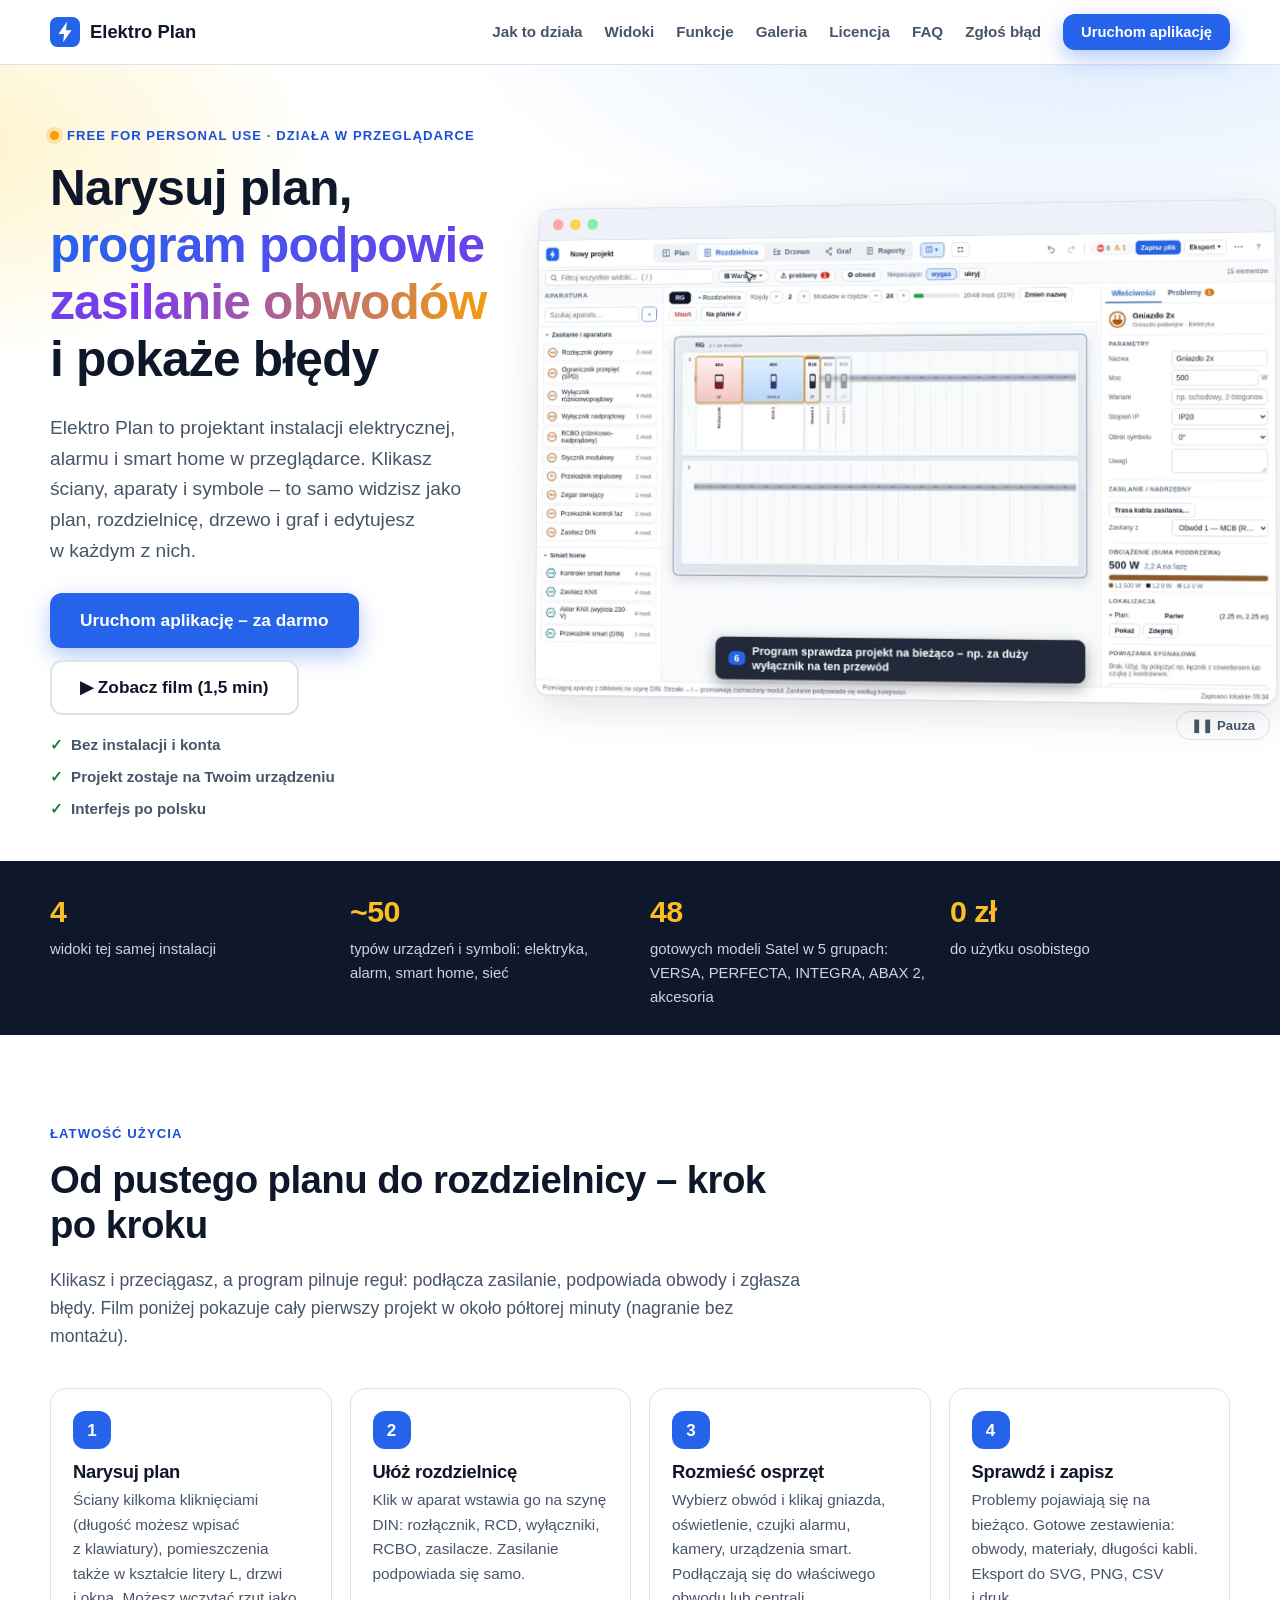
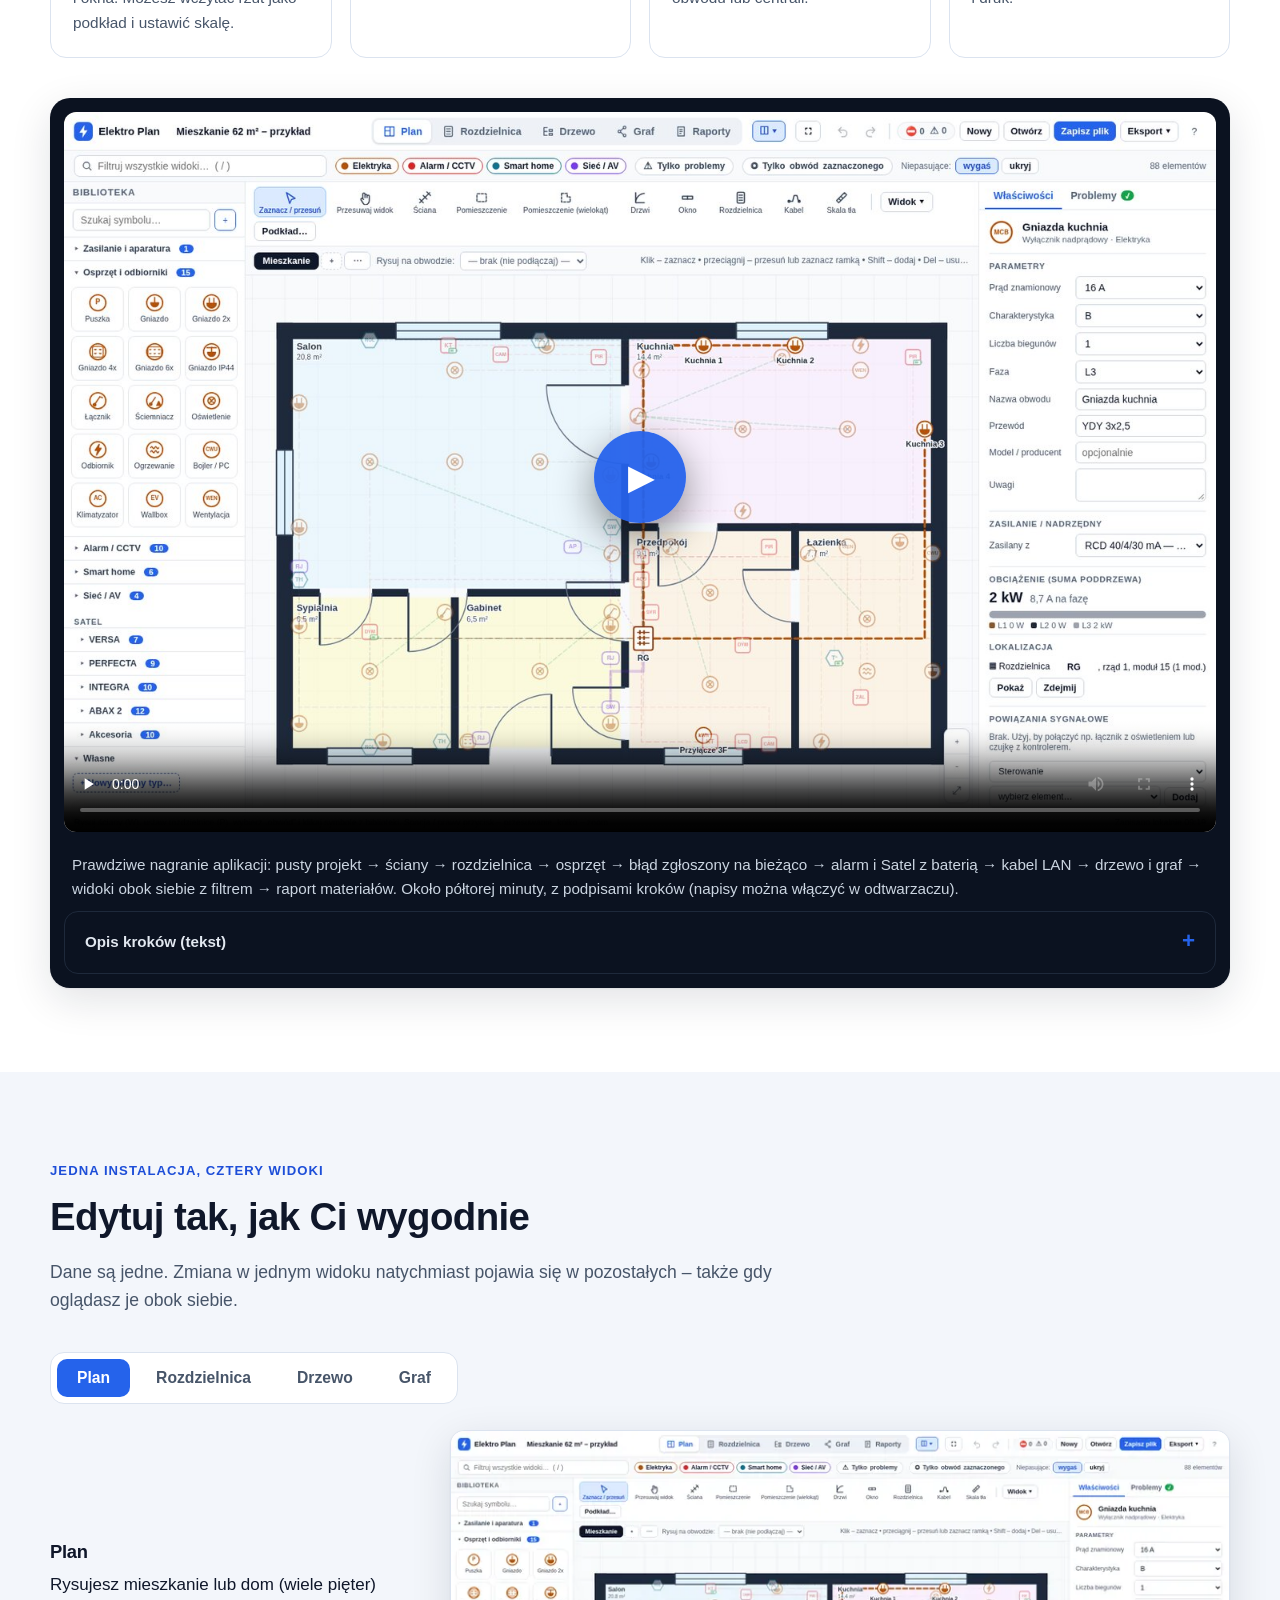
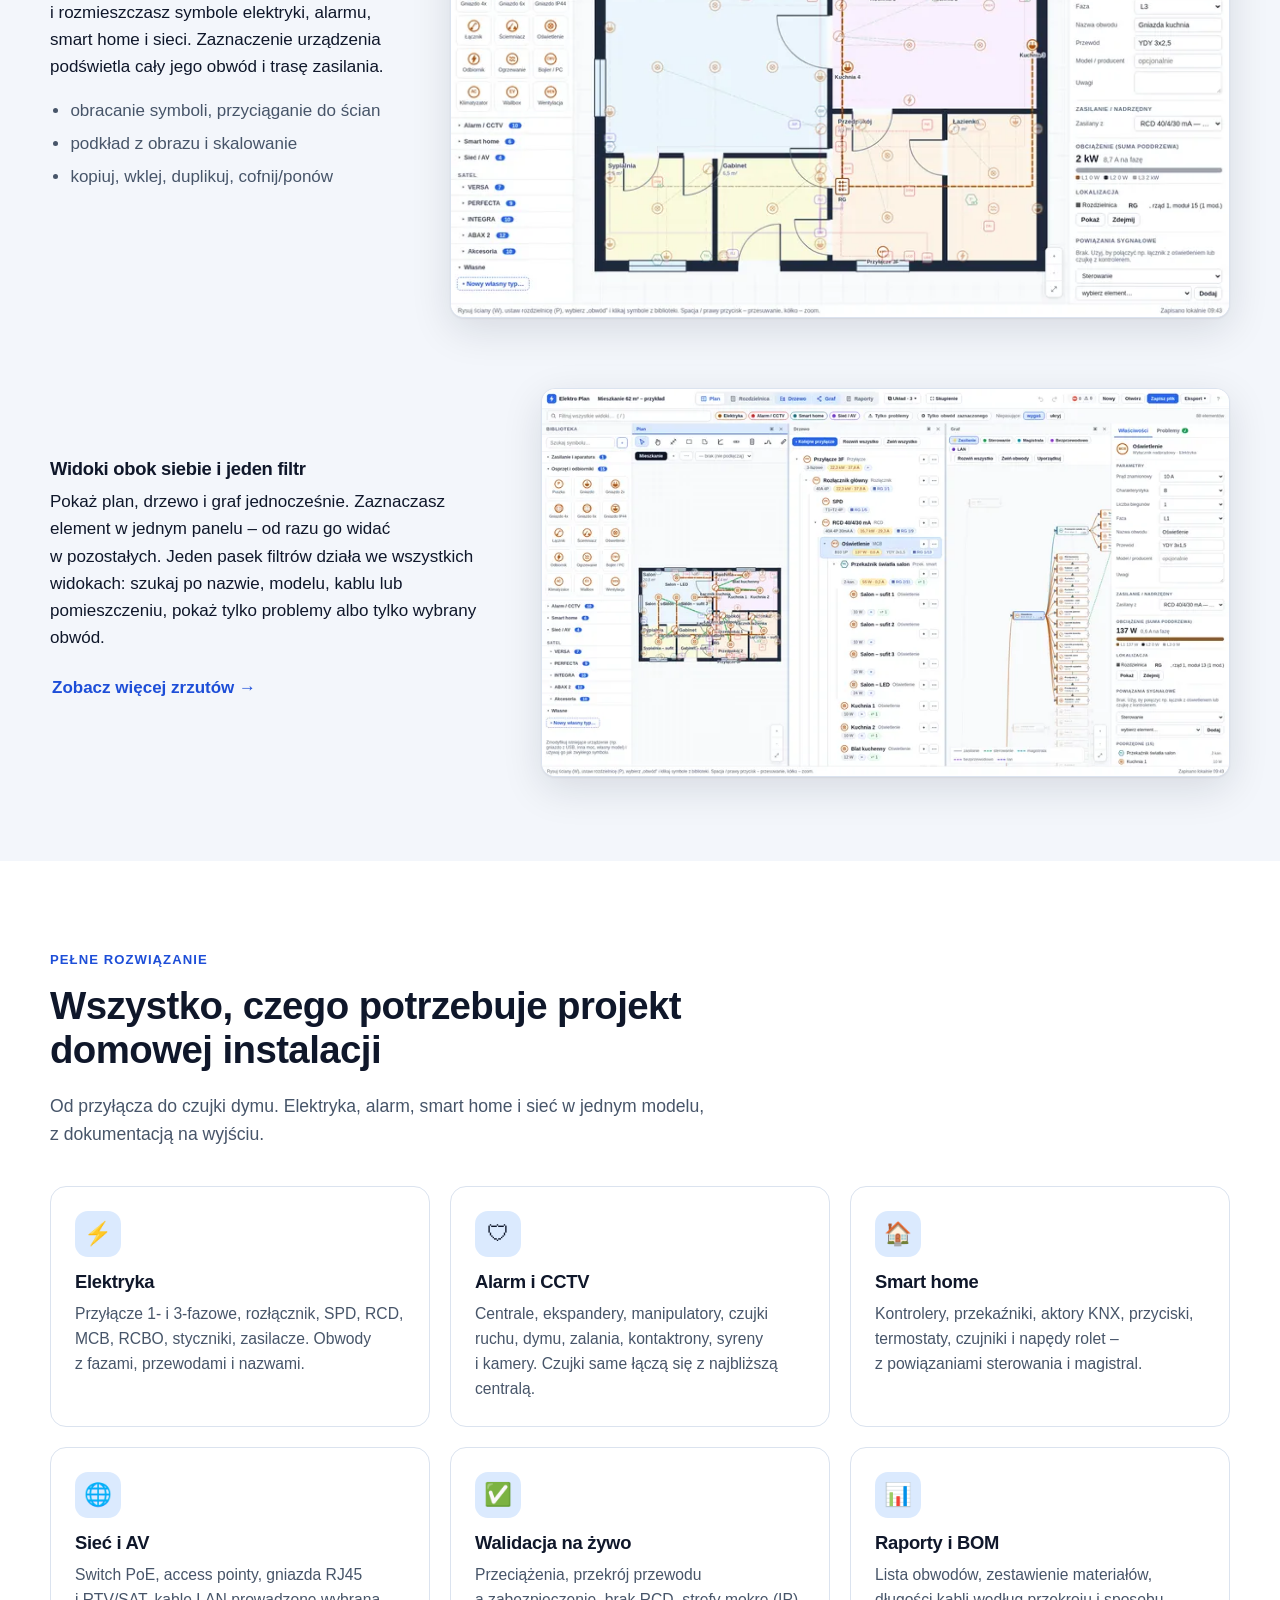
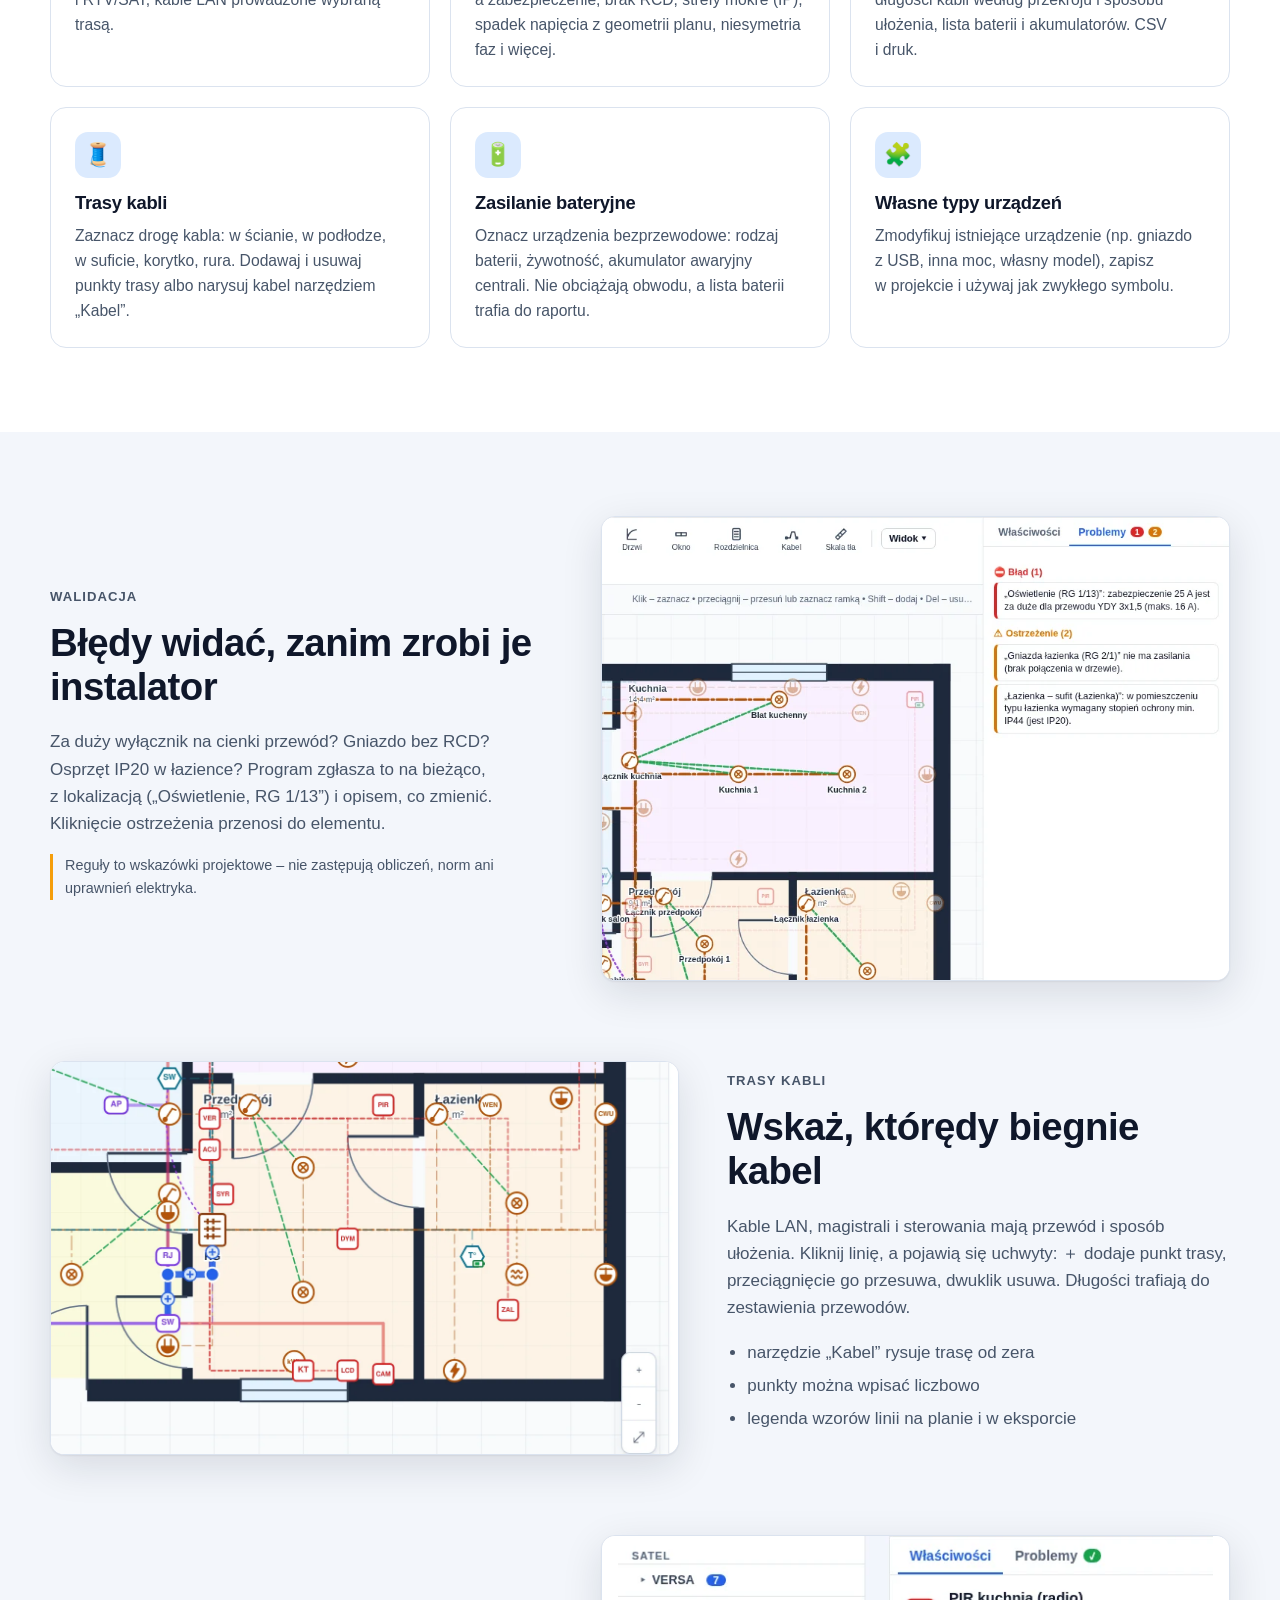
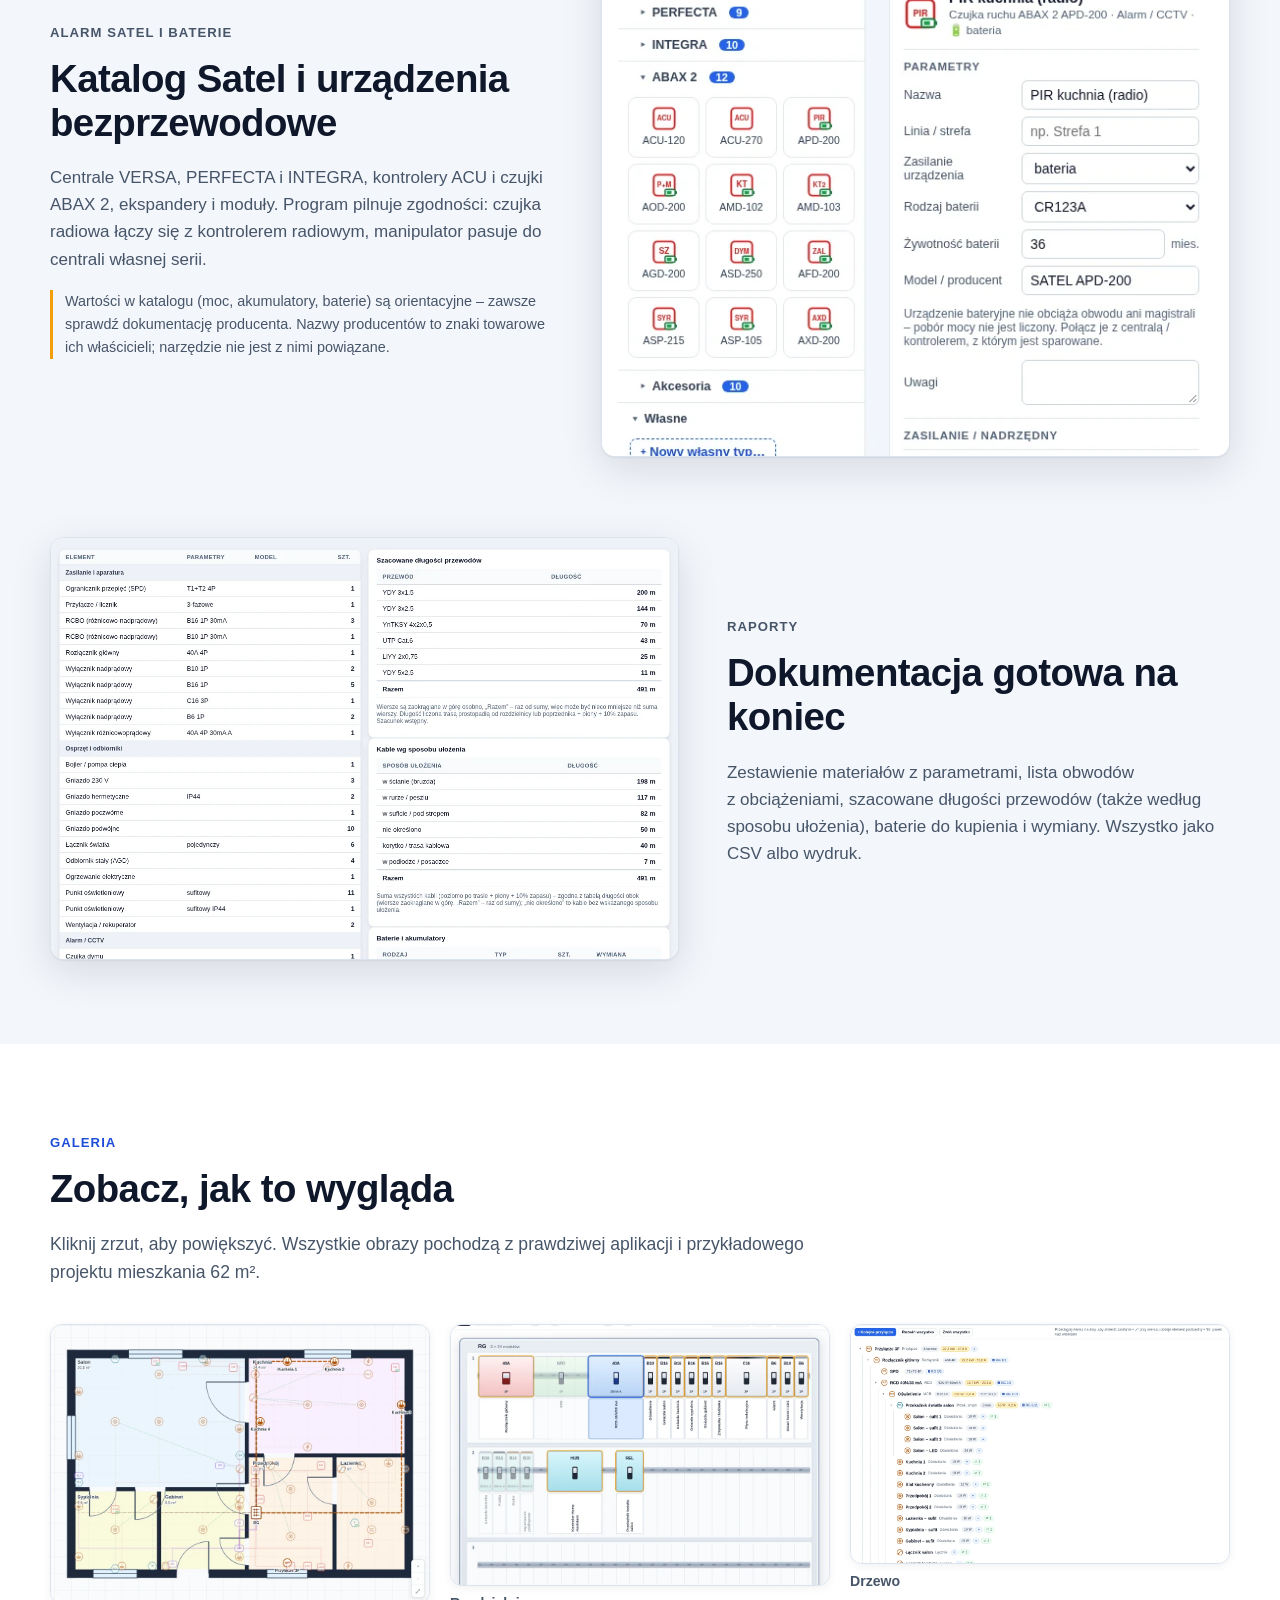
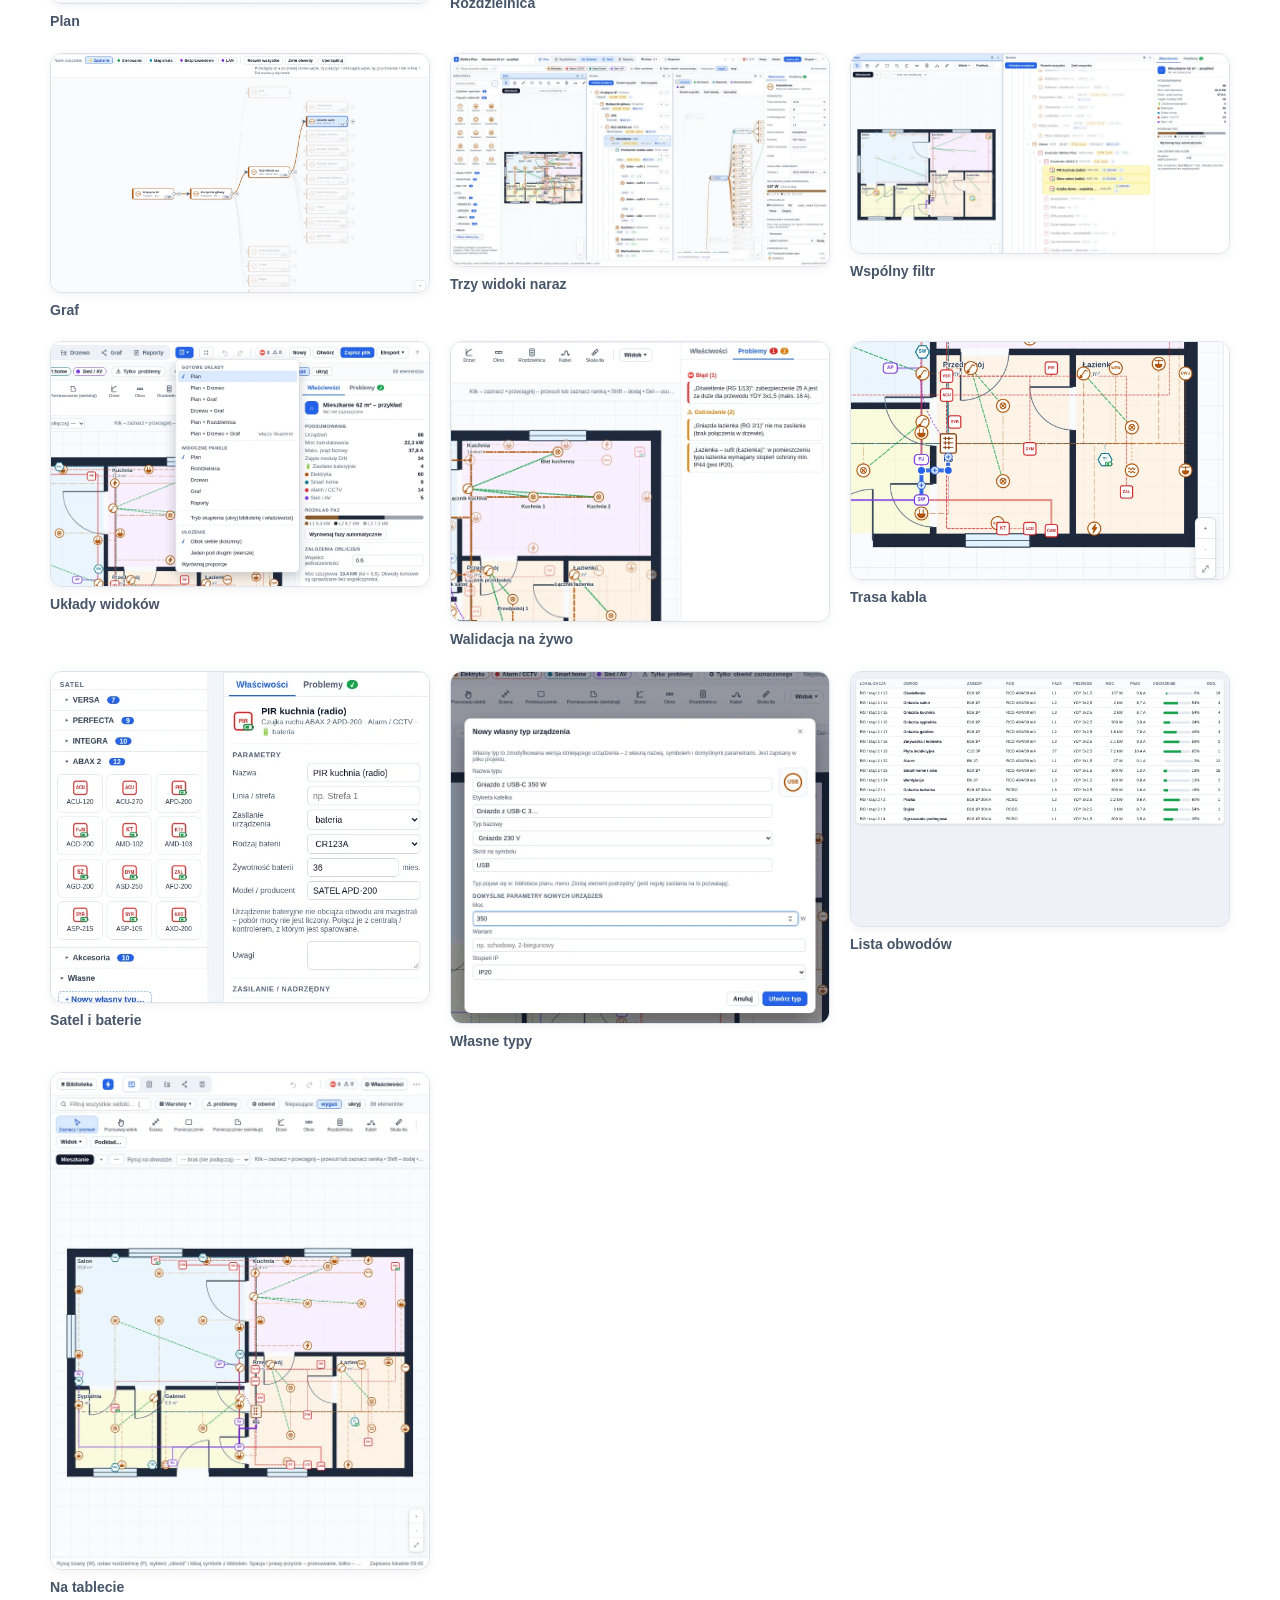
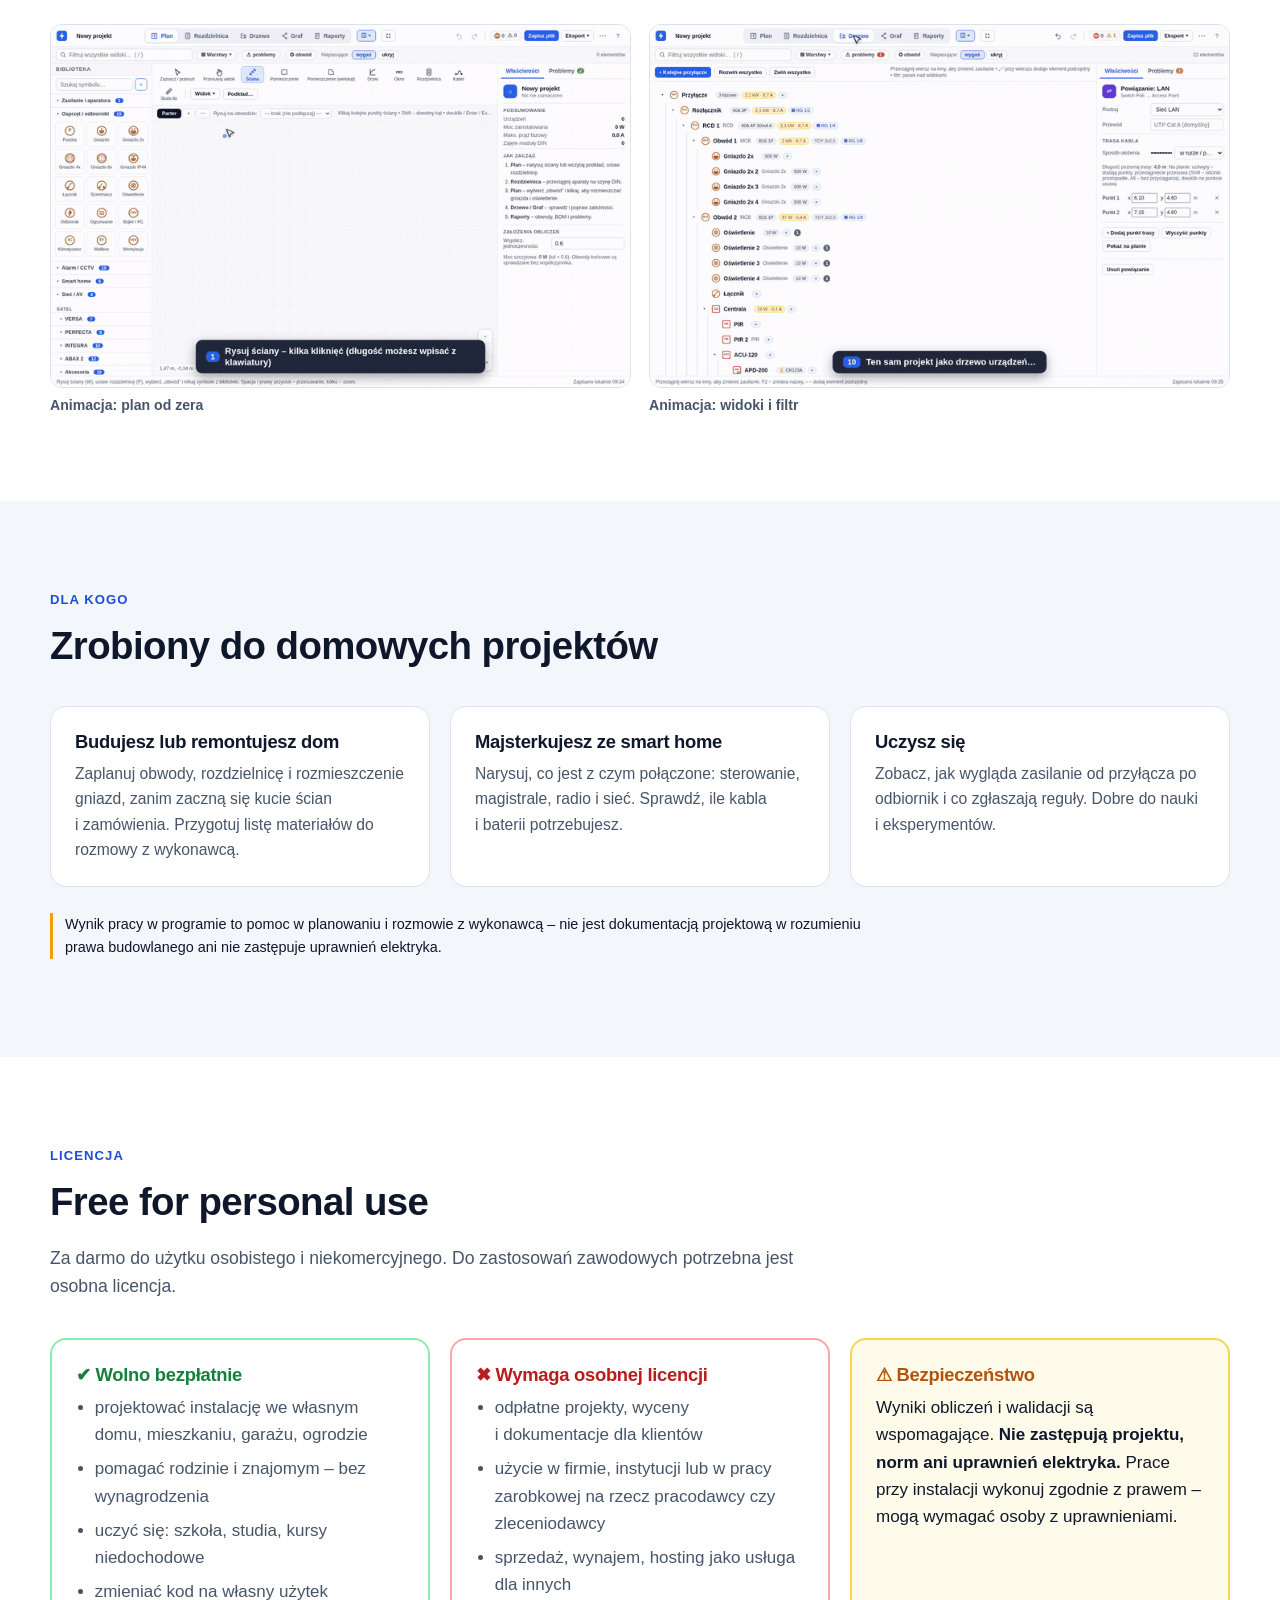
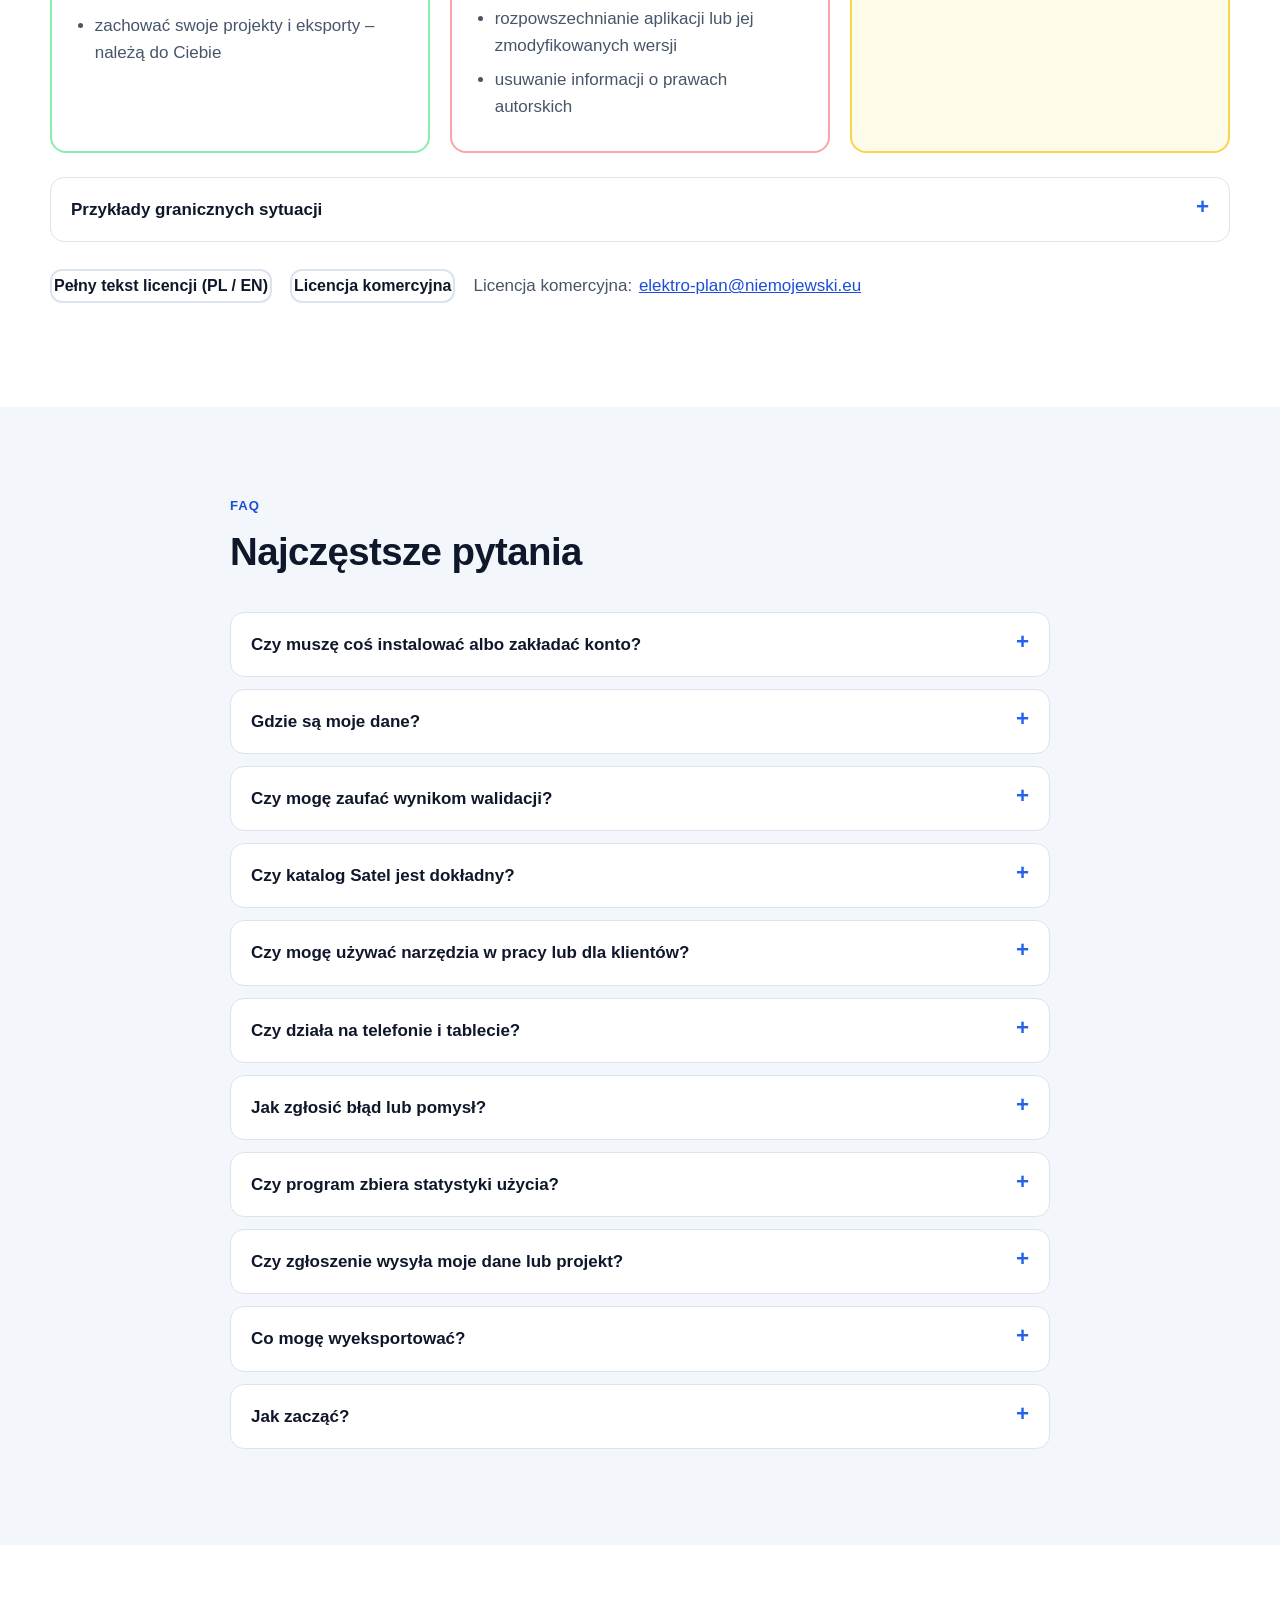
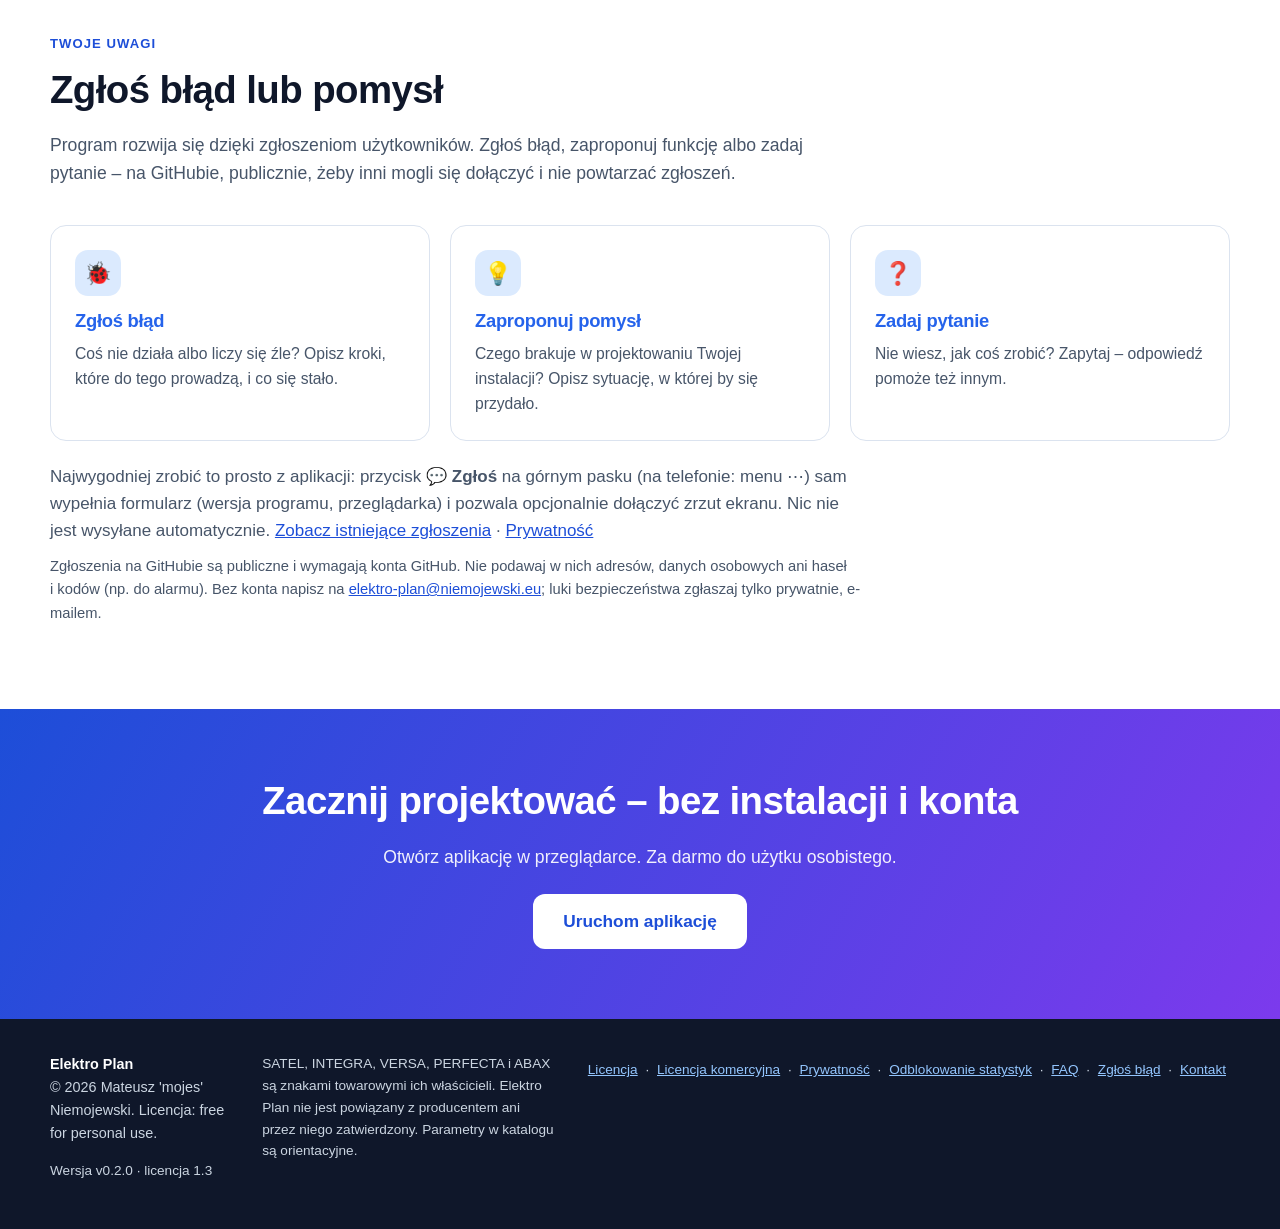
<file: index.html>
<!doctype html>
<html lang="pl">
<head>
  <meta charset="utf-8">
  <meta name="viewport" content="width=device-width, initial-scale=1">
  <!-- seo:start -->
  <title>Elektro Plan – projekt instalacji elektrycznej, alarmu i smart home w przeglądarce</title>
  <meta name="description" content="Elektro Plan: plan mieszkania, rozdzielnica, drzewo i graf urządzeń w jednym narzędziu. Bez instalacji i konta, dane zostają u Ciebie. Za darmo do użytku osobistego.">
  <link rel="canonical" href="https://elektro-plan.pl/">
  <meta property="og:type" content="website">
  <meta property="og:locale" content="pl_PL">
  <meta property="og:site_name" content="Elektro Plan">
  <meta property="og:url" content="https://elektro-plan.pl/">
  <meta property="og:title" content="Elektro Plan – zaprojektuj instalację elektryczną, alarm i smart home">
  <meta property="og:description" content="Plan, rozdzielnica, drzewo i graf – cztery widoki jednej instalacji. Walidacja na żywo, raporty, trasy kabli. Free for personal use.">
  <meta property="og:image" content="https://elektro-plan.pl/social/og-image.png">
  <meta property="og:image:width" content="1200">
  <meta property="og:image:height" content="630">
  <meta property="og:image:alt" content="Elektro Plan: plan mieszkania z rozmieszczonymi symbolami elektryki i hasłem o projekcie instalacji w przeglądarce">
  <meta name="twitter:card" content="summary_large_image">
  <meta name="twitter:image" content="https://elektro-plan.pl/social/og-image.png">
  <script type="application/ld+json">{"@context":"https://schema.org","@type":"SoftwareApplication","name":"Elektro Plan","applicationCategory":"DesignApplication","operatingSystem":"Web","inLanguage":"pl","description":"Elektro Plan: plan mieszkania, rozdzielnica, drzewo i graf urządzeń w jednym narzędziu. Bez instalacji i konta, dane zostają u Ciebie. Za darmo do użytku osobistego.","url":"https://elektro-plan.pl/","image":"https://elektro-plan.pl/social/og-image.png","license":"https://elektro-plan.pl/LICENSE.txt","offers":{"@type":"Offer","price":"0","priceCurrency":"PLN","description":"Free for personal use (użytek osobisty, niekomercyjny)"}}</script>
  <!-- seo:end -->
  <meta name="theme-color" content="#0f172a">
  <link rel="icon" href="data:image/svg+xml,%3Csvg xmlns='http://www.w3.org/2000/svg' viewBox='0 0 32 32'%3E%3Crect width='32' height='32' rx='8' fill='%232563eb'/%3E%3Cpath d='M18 5L9 18h6l-1 9 9-13h-6z' fill='%23fff'/%3E%3C/svg%3E">
  <link rel="stylesheet" href="css/site.css">
</head>
<body>
  <a class="skip" href="#main">Przejdź do treści</a>

  <header class="top" id="top">
    <div class="wrap top-in">
      <a class="brand" href="#top" aria-label="Elektro Plan – początek strony">
        <svg viewBox="0 0 32 32" width="30" height="30" aria-hidden="true"><rect width="32" height="32" rx="8" fill="#2563eb"/><path d="M18 5L9 18h6l-1 9 9-13h-6z" fill="#fff"/></svg>
        <b>Elektro&nbsp;Plan</b>
      </a>
      <button class="burger" aria-expanded="false" aria-controls="nav" aria-label="Menu">☰</button>
      <nav id="nav" class="nav" aria-label="Główna nawigacja">
        <a href="#jak">Jak to działa</a>
        <a href="#widoki">Widoki</a>
        <a href="#funkcje">Funkcje</a>
        <a href="#galeria">Galeria</a>
        <a href="#licencja">Licencja</a>
        <a href="#faq">FAQ</a>
        <a href="#zglos">Zgłoś błąd</a>
        <a class="btn btn-primary btn-sm" href="app/" data-app-link>Uruchom aplikację</a>
      </nav>
    </div>
  </header>

  <main id="main">
    <!-- HERO -->
    <section class="hero">
      <div class="wrap hero-in">
        <div class="hero-copy">
          <p class="eyebrow"><span class="dot"></span> Free for personal use · działa w przeglądarce</p>
          <h1>Narysuj plan, <span class="grad">program podpowie zasilanie obwodów</span> i&nbsp;pokaże błędy</h1>
          <p class="lead">Elektro Plan to projektant instalacji elektrycznej, alarmu i&nbsp;smart home w&nbsp;przeglądarce. Klikasz ściany, aparaty i&nbsp;symbole – to samo widzisz jako plan, rozdzielnicę, drzewo i&nbsp;graf i&nbsp;edytujesz w&nbsp;każdym z&nbsp;nich.</p>
          <div class="cta-row">
            <a class="btn btn-primary btn-lg" href="app/" data-app-link>Uruchom aplikację – za darmo</a>
            <a class="btn btn-ghost btn-lg" href="#film">▶ Zobacz film (1,5 min)</a>
          </div>
          <ul class="ticks">
            <li>Bez instalacji i&nbsp;konta</li>
            <li>Projekt zostaje na Twoim urządzeniu</li>
            <li>Interfejs po polsku</li>
          </ul>
        </div>
        <figure class="hero-shot">
          <div class="frame"><div class="frame-bar" aria-hidden="true"><i></i><i></i><i></i></div>
            <video id="hero-video" autoplay muted loop playsinline preload="metadata" poster="video/poster.jpg" aria-label="Animacja: w rozdzielnicy zmiana wyłącznika na zbyt duży powoduje błąd w projekcie, po poprawce błąd znika">
              <source src="video/hero-loop.webm" type="video/webm">
              <source src="video/hero-loop.mp4" type="video/mp4">
            </video>
          </div>
          <button class="pause-btn" id="hero-pause" aria-pressed="false" aria-label="Zatrzymaj animację">❚❚ Pauza</button>
        </figure>
      </div>
    </section>

    <section class="strip" aria-label="Najważniejsze liczby">
      <div class="wrap strip-in">
        <div><b>4</b><span>widoki tej samej instalacji</span></div>
        <div><b>~50</b><span>typów urządzeń i&nbsp;symboli: elektryka, alarm, smart home, sieć</span></div>
        <div><b>48</b><span>gotowych modeli Satel w&nbsp;5 grupach: VERSA, PERFECTA, INTEGRA, ABAX&nbsp;2, akcesoria</span></div>
        <div><b>0&nbsp;zł</b><span>do użytku osobistego</span></div>
      </div>
    </section>

    <!-- JAK TO DZIAŁA -->
    <section class="sec" id="jak">
      <div class="wrap">
        <header class="sec-head">
          <p class="eyebrow">Łatwość użycia</p>
          <h2>Od pustego planu do rozdzielnicy – krok po kroku</h2>
          <p class="sub">Klikasz i&nbsp;przeciągasz, a&nbsp;program pilnuje reguł: podłącza zasilanie, podpowiada obwody i&nbsp;zgłasza błędy. Film poniżej pokazuje cały pierwszy projekt w&nbsp;około półtorej minuty (nagranie bez montażu).</p>
        </header>
        <ol class="steps">
          <li><span class="n">1</span><h3>Narysuj plan</h3><p>Ściany kilkoma kliknięciami (długość możesz wpisać z&nbsp;klawiatury), pomieszczenia także w&nbsp;kształcie litery L, drzwi i&nbsp;okna. Możesz wczytać rzut jako podkład i&nbsp;ustawić skalę.</p></li>
          <li><span class="n">2</span><h3>Ułóż rozdzielnicę</h3><p>Klik w&nbsp;aparat wstawia go na szynę DIN: rozłącznik, RCD, wyłączniki, RCBO, zasilacze. Zasilanie podpowiada się samo.</p></li>
          <li><span class="n">3</span><h3>Rozmieść osprzęt</h3><p>Wybierz obwód i&nbsp;klikaj gniazda, oświetlenie, czujki alarmu, kamery, urządzenia smart. Podłączają się do właściwego obwodu lub centrali.</p></li>
          <li><span class="n">4</span><h3>Sprawdź i&nbsp;zapisz</h3><p>Problemy pojawiają się na bieżąco. Gotowe zestawienia: obwody, materiały, długości kabli. Eksport do SVG, PNG, CSV i&nbsp;druk.</p></li>
        </ol>

        <div class="video-card" id="film">
          <div class="vwrap">
            <video id="demo-video" controls preload="none" playsinline poster="video/poster.jpg" aria-describedby="video-desc">
              <source src="video/elektro-plan-demo.webm" type="video/webm">
              <source src="video/elektro-plan-demo.mp4" type="video/mp4">
              <track kind="captions" srclang="pl" label="Polski" src="video/elektro-plan-demo.vtt">
              Twoja przeglądarka nie obsługuje wideo. <a href="video/elektro-plan-demo.mp4">Pobierz film (MP4)</a>.
            </video>
            <button class="play-big" id="play-big" aria-label="Odtwórz film" title="Odtwórz film">▶</button>
          </div>
          <p id="video-desc" class="cap">Prawdziwe nagranie aplikacji: pusty projekt → ściany → rozdzielnica → osprzęt → błąd zgłoszony na bieżąco → alarm i&nbsp;Satel z&nbsp;baterią → kabel LAN → drzewo i&nbsp;graf → widoki obok siebie z&nbsp;filtrem → raport materiałów. Około półtorej minuty, z&nbsp;podpisami kroków (napisy można włączyć w odtwarzaczu).</p>
          <details class="transcript"><summary>Opis kroków (tekst)</summary><ol id="transcript-list"><li>Rysuj ściany – kilka kliknięć (długość możesz wpisać z klawiatury).</li><li>Pomieszczenia, drzwi i okna.</li><li>Ustaw przyłącze i rozdzielnicę.</li><li>Rozdzielnica: klik w aparat wstawia go na szynę DIN.</li><li>Wybierz obwód i klikaj symbole – zasilanie podłącza się samo.</li><li>Program sprawdza projekt na bieżąco – np. za duży wyłącznik na ten przewód (po zmianie na 25 A pojawia się błąd, po poprawce na 16 A znika).</li><li>Alarm i smart home w tym samym projekcie.</li><li>Katalog Satel: kontroler ABAX 2 i czujka radiowa na baterię.</li><li>Kabel LAN: narzędzie „Kabel” – wskaż drogę ułożenia.</li><li>Ten sam projekt jako drzewo urządzeń i jako graf zależności.</li><li>Plan, drzewo i graf obok siebie – jeden wspólny filtr.</li><li>Raporty: obwody, zestawienie materiałów, długości kabli.</li></ol></details>
        </div>
      </div>
    </section>

    <!-- WIDOKI -->
    <section class="sec alt" id="widoki">
      <div class="wrap">
        <header class="sec-head">
          <p class="eyebrow">Jedna instalacja, cztery widoki</p>
          <h2>Edytuj tak, jak Ci wygodnie</h2>
          <p class="sub">Dane są jedne. Zmiana w&nbsp;jednym widoku natychmiast pojawia się w&nbsp;pozostałych – także gdy oglądasz je obok siebie.</p>
        </header>
        <div class="tabs" role="tablist" aria-label="Widoki aplikacji">
          <button role="tab" id="t-plan" aria-controls="p-plan" aria-selected="true">Plan</button>
          <button role="tab" id="t-panel" aria-controls="p-panel" aria-selected="false" tabindex="-1">Rozdzielnica</button>
          <button role="tab" id="t-tree" aria-controls="p-tree" aria-selected="false" tabindex="-1">Drzewo</button>
          <button role="tab" id="t-graph" aria-controls="p-graph" aria-selected="false" tabindex="-1">Graf</button>
        </div>
        <div class="tabpanels">
          <div role="tabpanel" id="p-plan" aria-labelledby="t-plan" class="tp">
            <div class="tp-text"><h3>Plan</h3><p>Rysujesz mieszkanie lub dom (wiele pięter) i&nbsp;rozmieszczasz symbole elektryki, alarmu, smart home i&nbsp;sieci. Zaznaczenie urządzenia podświetla cały jego obwód i&nbsp;trasę zasilania.</p><ul><li>obracanie symboli, przyciąganie do ścian</li><li>podkład z&nbsp;obrazu i&nbsp;skalowanie</li><li>kopiuj, wklej, duplikuj, cofnij/ponów</li></ul></div>
            <figure class="shot"><img loading="lazy" src="img/plan-sm.webp" srcset="img/plan-sm.webp 800w, img/plan.webp 1600w" sizes="(min-width: 980px) 700px, 92vw" width="1600" height="1000" alt="Widok planu z zaznaczonym obwodem"></figure>
          </div>
          <div role="tabpanel" id="p-panel" aria-labelledby="t-panel" class="tp" hidden>
            <div class="tp-text"><h3>Rozdzielnica</h3><p>Graficzny montaż aparatów na szynach DIN – przeciągasz moduły i&nbsp;widzisz, ile miejsca zostało. Program podpowiada, z&nbsp;czego zasilany jest każdy aparat.</p><ul><li>RCD, MCB, RCBO, stycznik, zasilacze, aktory</li><li>kontrola zapełnienia i&nbsp;kolejności względem schematu</li><li>wiele rozdzielnic w&nbsp;jednym projekcie</li></ul></div>
            <figure class="shot"><img loading="lazy" src="img/panel-sm.webp" srcset="img/panel-sm.webp 800w, img/panel.webp 1600w" sizes="(min-width: 980px) 700px, 92vw" width="1600" height="1000" alt="Widok rozdzielnicy z aparatami na szynie DIN"></figure>
          </div>
          <div role="tabpanel" id="p-tree" aria-labelledby="t-tree" class="tp" hidden>
            <div class="tp-text"><h3>Drzewo</h3><p>Cała instalacja od przyłącza po ostatni odbiornik jako zwijane drzewo. Idealne do szybkiego porządkowania: dodajesz elementy podrzędne, przepinasz zasilanie, zmieniasz nazwy.</p><ul><li>obciążenia i&nbsp;prądy liczone dla każdej gałęzi</li><li>lokalizacja w&nbsp;rozdzielnicy i&nbsp;na planie przy każdym elemencie</li><li>obsługa klawiaturą</li></ul></div>
            <figure class="shot"><img loading="lazy" src="img/tree-sm.webp" srcset="img/tree-sm.webp 800w, img/tree.webp 1600w" sizes="(min-width: 980px) 700px, 92vw" width="1600" height="1000" alt="Widok drzewa urządzeń z obciążeniami"></figure>
          </div>
          <div role="tabpanel" id="p-graph" aria-labelledby="t-graph" class="tp" hidden>
            <div class="tp-text"><h3>Graf</h3><p>Zależności jako diagram: zasilanie, sterowanie, magistrale, połączenia radiowe i&nbsp;sieć LAN. Łączysz urządzenia przeciągając wskaźnik, a&nbsp;program pilnuje, czy dane połączenie ma sens.</p><ul><li>rozwijanie i&nbsp;zwijanie obwodów</li><li>różne rodzaje połączeń z&nbsp;legendą</li><li>automatyczne układanie</li></ul></div>
            <figure class="shot"><img loading="lazy" src="img/graph-sm.webp" srcset="img/graph-sm.webp 800w, img/graph.webp 1600w" sizes="(min-width: 980px) 700px, 92vw" width="1600" height="1000" alt="Graf zależności zasilania w instalacji"></figure>
          </div>
        </div>

        <div class="split">
          <div class="split-text">
            <h3>Widoki obok siebie i&nbsp;jeden filtr</h3>
            <p>Pokaż plan, drzewo i&nbsp;graf jednocześnie. Zaznaczasz element w&nbsp;jednym panelu – od razu go widać w&nbsp;pozostałych. Jeden pasek filtrów działa we wszystkich widokach: szukaj po nazwie, modelu, kablu lub pomieszczeniu, pokaż tylko problemy albo tylko wybrany obwód.</p>
            <a class="more" href="#galeria">Zobacz więcej zrzutów →</a>
          </div>
          <figure class="shot"><img loading="lazy" src="img/multi-sm.webp" srcset="img/multi-sm.webp 800w, img/multi.webp 1600w" sizes="(min-width: 980px) 640px, 92vw" width="1600" height="900" alt="Plan, drzewo i graf wyświetlone jednocześnie obok siebie"></figure>
        </div>
      </div>
    </section>

    <!-- FUNKCJE -->
    <section class="sec" id="funkcje">
      <div class="wrap">
        <header class="sec-head">
          <p class="eyebrow">Pełne rozwiązanie</p>
          <h2>Wszystko, czego potrzebuje projekt domowej instalacji</h2>
          <p class="sub">Od przyłącza do czujki dymu. Elektryka, alarm, smart home i&nbsp;sieć w&nbsp;jednym modelu, z&nbsp;dokumentacją na wyjściu.</p>
        </header>
        <div class="cards">
          <article class="card"><span class="ic">⚡</span><h3>Elektryka</h3><p>Przyłącze 1- i&nbsp;3-fazowe, rozłącznik, SPD, RCD, MCB, RCBO, styczniki, zasilacze. Obwody z&nbsp;fazami, przewodami i&nbsp;nazwami.</p></article>
          <article class="card"><span class="ic">🛡</span><h3>Alarm i&nbsp;CCTV</h3><p>Centrale, ekspandery, manipulatory, czujki ruchu, dymu, zalania, kontaktrony, syreny i&nbsp;kamery. Czujki same łączą się z&nbsp;najbliższą centralą.</p></article>
          <article class="card"><span class="ic">🏠</span><h3>Smart home</h3><p>Kontrolery, przekaźniki, aktory KNX, przyciski, termostaty, czujniki i&nbsp;napędy rolet – z&nbsp;powiązaniami sterowania i&nbsp;magistral.</p></article>
          <article class="card"><span class="ic">🌐</span><h3>Sieć i&nbsp;AV</h3><p>Switch PoE, access pointy, gniazda RJ45 i&nbsp;RTV/SAT, kable LAN prowadzone wybraną trasą.</p></article>
          <article class="card"><span class="ic">✅</span><h3>Walidacja na żywo</h3><p>Przeciążenia, przekrój przewodu a&nbsp;zabezpieczenie, brak RCD, strefy mokre (IP), spadek napięcia z&nbsp;geometrii planu, niesymetria faz i&nbsp;więcej.</p></article>
          <article class="card"><span class="ic">📊</span><h3>Raporty i&nbsp;BOM</h3><p>Lista obwodów, zestawienie materiałów, długości kabli według przekroju i&nbsp;sposobu ułożenia, lista baterii i&nbsp;akumulatorów. CSV i&nbsp;druk.</p></article>
          <article class="card"><span class="ic">🧵</span><h3>Trasy kabli</h3><p>Zaznacz drogę kabla: w&nbsp;ścianie, w&nbsp;podłodze, w&nbsp;suficie, korytko, rura. Dodawaj i&nbsp;usuwaj punkty trasy albo narysuj kabel narzędziem „Kabel”.</p></article>
          <article class="card"><span class="ic">🔋</span><h3>Zasilanie bateryjne</h3><p>Oznacz urządzenia bezprzewodowe: rodzaj baterii, żywotność, akumulator awaryjny centrali. Nie obciążają obwodu, a&nbsp;lista baterii trafia do raportu.</p></article>
          <article class="card"><span class="ic">🧩</span><h3>Własne typy urządzeń</h3><p>Zmodyfikuj istniejące urządzenie (np. gniazdo z&nbsp;USB, inna moc, własny model), zapisz w&nbsp;projekcie i&nbsp;używaj jak zwykłego symbolu.</p></article>
        </div>
      </div>
    </section>

    <!-- SHOWCASE -->
    <section class="sec alt">
      <div class="wrap showcase">
        <div class="row">
          <div class="row-text">
            <p class="eyebrow">Walidacja</p>
            <h2>Błędy widać, zanim zrobi je instalator</h2>
            <p>Za duży wyłącznik na cienki przewód? Gniazdo bez RCD? Osprzęt IP20 w&nbsp;łazience? Program zgłasza to na bieżąco, z&nbsp;lokalizacją („Oświetlenie, RG 1/13”) i&nbsp;opisem, co zmienić. Kliknięcie ostrzeżenia przenosi do elementu.</p>
            <p class="note">Reguły to wskazówki projektowe – nie zastępują obliczeń, norm ani uprawnień elektryka.</p>
          </div>
          <figure class="shot"><img loading="lazy" src="img/issues-detail.webp" width="840" height="620" alt="Lista problemów: błąd doboru zabezpieczenia do przewodu i ostrzeżenia o zasilaniu oraz stopniu ochrony IP, obok fragment planu z podświetlonym obwodem"></figure>
        </div>
        <div class="row rev">
          <div class="row-text">
            <p class="eyebrow">Trasy kabli</p>
            <h2>Wskaż, którędy biegnie kabel</h2>
            <p>Kable LAN, magistrali i&nbsp;sterowania mają przewód i&nbsp;sposób ułożenia. Kliknij linię, a&nbsp;pojawią się uchwyty: ＋ dodaje punkt trasy, przeciągnięcie go przesuwa, dwuklik usuwa. Długości trafiają do zestawienia przewodów.</p>
            <ul class="check"><li>narzędzie „Kabel” rysuje trasę od zera</li><li>punkty można wpisać liczbowo</li><li>legenda wzorów linii na planie i&nbsp;w&nbsp;eksporcie</li></ul>
          </div>
          <figure class="shot"><img loading="lazy" src="img/cable-zoom.webp" width="1280" height="800" alt="Zbliżenie na plan: zaznaczony kabel LAN z uchwytami punktów trasy"></figure>
        </div>
        <div class="row">
          <div class="row-text">
            <p class="eyebrow">Alarm Satel i baterie</p>
            <h2>Katalog Satel i urządzenia bezprzewodowe</h2>
            <p>Centrale VERSA, PERFECTA i&nbsp;INTEGRA, kontrolery ACU i&nbsp;czujki ABAX&nbsp;2, ekspandery i&nbsp;moduły. Program pilnuje zgodności: czujka radiowa łączy się z&nbsp;kontrolerem radiowym, manipulator pasuje do centrali własnej serii.</p>
            <p class="note">Wartości w katalogu (moc, akumulatory, baterie) są orientacyjne – zawsze sprawdź dokumentację producenta. Nazwy producentów to znaki towarowe ich właścicieli; narzędzie nie jest z&nbsp;nimi powiązane.</p>
          </div>
          <figure class="shot"><img loading="lazy" src="img/satel-detail.webp" width="606" height="530" alt="Biblioteka z grupą Satel ABAX 2 oraz panel właściwości czujki bateryjnej: rodzaj baterii, żywotność, parowanie z kontrolerem ACU"></figure>
        </div>
        <div class="row rev">
          <div class="row-text">
            <p class="eyebrow">Raporty</p>
            <h2>Dokumentacja gotowa na koniec</h2>
            <p>Zestawienie materiałów z&nbsp;parametrami, lista obwodów z&nbsp;obciążeniami, szacowane długości przewodów (także według sposobu ułożenia), baterie do kupienia i&nbsp;wymiany. Wszystko jako CSV albo wydruk.</p>
          </div>
          <figure class="shot"><img loading="lazy" src="img/reports-detail.webp" width="1250" height="840" alt="Raport zestawienia materiałów z tabelą długości przewodów, kablami według sposobu ułożenia oraz listą baterii"></figure>
        </div>
      </div>
    </section>

    <!-- GALERIA -->
    <section class="sec" id="galeria">
      <div class="wrap">
        <header class="sec-head">
          <p class="eyebrow">Galeria</p>
          <h2>Zobacz, jak to wygląda</h2>
          <p class="sub">Kliknij zrzut, aby powiększyć. Wszystkie obrazy pochodzą z&nbsp;prawdziwej aplikacji i&nbsp;przykładowego projektu mieszkania 62&nbsp;m².</p>
        </header>
        <div class="gallery" id="gallery">
          <figure><button data-full="img/plan.webp" data-cap="Plan z zaznaczonym obwodem gniazd kuchni i panelem właściwości."><img loading="lazy" src="img/plan-detail.webp" width="1018" height="748" alt="Plan mieszkania 62 m² z rozmieszczonymi symbolami; zaznaczony obwód gniazd kuchni jest podświetlony pomarańczową linią zasilania"></button><figcaption>Plan</figcaption></figure>
          <figure><button data-full="img/panel.webp" data-cap="Rozdzielnica: aparaty modułowe na szynie DIN."><img loading="lazy" src="img/panel-detail.webp" width="1018" height="700" alt="Widok rozdzielnicy: aparaty na szynach DIN z podpisami obwodów"></button><figcaption>Rozdzielnica</figcaption></figure>
          <figure><button data-full="img/tree.webp" data-cap="Drzewo zasilania z obciążeniami gałęzi."><img loading="lazy" src="img/tree-detail.webp" width="1270" height="800" alt="Drzewo urządzeń od przyłącza do odbiorników z obciążeniem i prądem każdej gałęzi"></button><figcaption>Drzewo</figcaption></figure>
          <figure><button data-full="img/graph.webp" data-cap="Graf zależności zasilania i powiązań."><img loading="lazy" src="img/graph-detail.webp" width="1270" height="800" alt="Graf zależności zasilania: węzły i krawędzie z możliwością zwijania obwodów"></button><figcaption>Graf</figcaption></figure>
          <figure><button data-full="img/multi.webp" data-cap="Plan, drzewo i graf obok siebie w trybie skupienia."><img loading="lazy" src="img/multi-sm.webp" width="800" height="450" alt="Trzy widoki obok siebie: plan, drzewo i graf z zaznaczonym obwodem oświetlenia"></button><figcaption>Trzy widoki naraz</figcaption></figure>
          <figure><button data-full="img/filter.webp" data-cap="Wspólny filtr: wyszukiwanie „bateria” w planie i w drzewie – ten sam wynik w obu widokach."><img loading="lazy" src="img/filter-detail.webp" width="1668" height="880" alt="Plan i drzewo obok siebie z filtrem „bateria”: w obu widokach wyróżnione są urządzenia zasilane bateryjnie"></button><figcaption>Wspólny filtr</figcaption></figure>
          <figure><button data-full="img/layouts.webp" data-cap="Gotowe układy widoków obok siebie, widoczne panele i ułożenie."><img loading="lazy" src="img/layouts-detail.webp" width="960" height="620" alt="Menu układów: gotowe zestawy widoków (plan + drzewo, plan + graf, trzy widoki), wybór widocznych paneli i ułożenie kolumnami lub wierszami"></button><figcaption>Układy widoków</figcaption></figure>
          <figure><button data-full="img/issues.webp" data-cap="Lista problemów z lokalizacją i opisem."><img loading="lazy" src="img/issues-detail.webp" width="840" height="620" alt="Lista problemów: błąd doboru zabezpieczenia do przewodu oraz ostrzeżenia o braku zasilania i stopniu ochrony IP w łazience"></button><figcaption>Walidacja na żywo</figcaption></figure>
          <figure><button data-full="img/cable-route.webp" data-cap="Trasa kabla LAN: sposób ułożenia, punkty trasy, współrzędne."><img loading="lazy" src="img/cable-zoom.webp" width="1280" height="800" alt="Zbliżenie planu: zaznaczony kabel LAN z uchwytami punktów trasy i symbolem plus do dodawania punktów"></button><figcaption>Trasa kabla</figcaption></figure>
          <figure><button data-full="img/satel.webp" data-cap="Katalog Satel ABAX 2 i czujka bateryjna."><img loading="lazy" src="img/satel-detail.webp" width="606" height="530" alt="Biblioteka z grupą Satel ABAX 2 oraz panel właściwości czujki bateryjnej: rodzaj baterii, żywotność i parowanie z kontrolerem"></button><figcaption>Satel i baterie</figcaption></figure>
          <figure><button data-full="img/custom-type.webp" data-cap="Własny typ urządzenia: nazwa, symbol, parametry domyślne, podgląd."><img loading="lazy" src="img/custom-type-detail.webp" width="840" height="780" alt="Okno tworzenia własnego typu urządzenia: nazwa, skrót symbolu, parametry domyślne i podgląd symbolu"></button><figcaption>Własne typy</figcaption></figure>
          <figure><button data-full="img/reports-circuits.webp" data-cap="Lista obwodów z zabezpieczeniem, fazą, przewodem i obciążeniem."><img loading="lazy" src="img/circuits-detail.webp" width="1250" height="840" alt="Raport: lista obwodów z lokalizacją w rozdzielnicy, zabezpieczeniem, fazą, przewodem i paskiem obciążenia"></button><figcaption>Lista obwodów</figcaption></figure>
          <figure><button data-full="img/tablet.webp" data-cap="Układ responsywny na tablecie."><img loading="lazy" src="img/tablet-sm.webp" width="800" height="1049" alt="Aplikacja w układzie dla tabletu: jeden panel z planem i narzędziami"></button><figcaption>Na tablecie</figcaption></figure>
        </div>
        <div class="gifs">
          <figure><img loading="lazy" src="video/clip-draw.gif" width="720" height="450" alt="Animacja: rysowanie ścian, pomieszczeń i ustawianie rozdzielnicy"><figcaption>Animacja: plan od zera</figcaption></figure>
          <figure><img loading="lazy" src="video/clip-views.gif" width="720" height="450" alt="Animacja: drzewo, graf, widoki obok siebie i filtr"><figcaption>Animacja: widoki i filtr</figcaption></figure>
        </div>
      </div>
    </section>

    <!-- DLA KOGO -->
    <section class="sec alt">
      <div class="wrap">
        <header class="sec-head">
          <p class="eyebrow">Dla kogo</p>
          <h2>Zrobiony do domowych projektów</h2>
        </header>
        <div class="cards three">
          <article class="card"><h3>Budujesz lub remontujesz dom</h3><p>Zaplanuj obwody, rozdzielnicę i&nbsp;rozmieszczenie gniazd, zanim zaczną się kucie ścian i&nbsp;zamówienia. Przygotuj listę materiałów do rozmowy z&nbsp;wykonawcą.</p></article>
          <article class="card"><h3>Majsterkujesz ze smart home</h3><p>Narysuj, co jest z&nbsp;czym połączone: sterowanie, magistrale, radio i&nbsp;sieć. Sprawdź, ile kabla i&nbsp;baterii potrzebujesz.</p></article>
          <article class="card"><h3>Uczysz się</h3><p>Zobacz, jak wygląda zasilanie od przyłącza po odbiornik i&nbsp;co zgłaszają reguły. Dobre do nauki i&nbsp;eksperymentów.</p></article>
        </div>
        <p class="note wide-note">Wynik pracy w&nbsp;programie to pomoc w&nbsp;planowaniu i&nbsp;rozmowie z&nbsp;wykonawcą – nie jest dokumentacją projektową w&nbsp;rozumieniu prawa budowlanego ani nie zastępuje uprawnień elektryka.</p>
      </div>
    </section>

    <!-- LICENCJA -->
    <section class="sec" id="licencja">
      <div class="wrap">
        <header class="sec-head">
          <p class="eyebrow">Licencja</p>
          <h2>Free for personal use</h2>
          <p class="sub">Za darmo do użytku osobistego i&nbsp;niekomercyjnego. Do zastosowań zawodowych potrzebna jest osobna licencja.</p>
        </header>
        <div class="lic">
          <div class="lic-col ok"><h3>✔ Wolno bezpłatnie</h3><ul><li>projektować instalację we własnym domu, mieszkaniu, garażu, ogrodzie</li><li>pomagać rodzinie i&nbsp;znajomym – bez wynagrodzenia</li><li>uczyć się: szkoła, studia, kursy niedochodowe</li><li>zmieniać kod na własny użytek</li><li>zachować swoje projekty i&nbsp;eksporty – należą do Ciebie</li></ul></div>
          <div class="lic-col no"><h3>✖ Wymaga osobnej licencji</h3><ul><li>odpłatne projekty, wyceny i&nbsp;dokumentacje dla klientów</li><li>użycie w&nbsp;firmie, instytucji lub w&nbsp;pracy zarobkowej na rzecz pracodawcy czy zleceniodawcy</li><li>sprzedaż, wynajem, hosting jako usługa dla innych</li><li>rozpowszechnianie aplikacji lub jej zmodyfikowanych wersji</li><li>usuwanie informacji o&nbsp;prawach autorskich</li></ul></div>
          <div class="lic-col warn"><h3>⚠ Bezpieczeństwo</h3><p>Wyniki obliczeń i&nbsp;walidacji są wspomagające. <b>Nie zastępują projektu, norm ani uprawnień elektryka.</b> Prace przy instalacji wykonuj zgodnie z&nbsp;prawem – mogą wymagać osoby z&nbsp;uprawnieniami.</p></div>
        </div>
        <details class="lic-ex"><summary>Przykłady granicznych sytuacji</summary>
          <div class="lic-ex-grid">
            <div><h4>✔ Dozwolone</h4><ul><li>projekt własnego domu lub mieszkania, w którym nie prowadzisz działalności gospodarczej</li><li>przekazanie wykonawcy wyeksportowanego pliku, listy materiałów lub rysunku – to Twoje pliki</li><li>uczeń i student wykonujący własne zadania; nauczyciel pokazujący narzędzie uczniom na zajęciach dydaktycznych (to nie jest „praca zarobkowa”, o ile nie wykonuje przy nim zleceń zarobkowych)</li><li>własne zrzuty ekranu i opis swojego projektu w niemonetyzowanych publikacjach, z podaniem źródła; link do strony narzędzia</li></ul></div>
            <div><h4>✖ Wymaga osobnej licencji</h4><ul><li>projekt lub wycena dla klienta, także „przy okazji” za opłatą</li><li>firma, instalator, projektant, deweloper lub inwestor budujący na sprzedaż</li><li>wynajem nieruchomości prowadzony jako działalność gospodarcza</li><li>placówka lub instytucja jako narzędzie pracy</li><li>filmy, kursy i blogi z przychodami reklamowymi, sponsorskimi lub sprzedażowymi, w których narzędzie jest pokazywane</li><li>hosting dla innych osób i rozpowszechnianie kopii</li></ul></div>
          </div>
          <p class="small">Pełne brzmienie: <a href="LICENSE.txt">LICENSE.txt</a>.</p></details>
        <p class="lic-links"><a class="btn btn-ghost" href="LICENSE.txt">Pełny tekst licencji (PL / EN)</a> <a class="btn btn-ghost" href="licencja-komercyjna.html">Licencja komercyjna</a> <span>Licencja komercyjna: <a href="mailto:elektro-plan@niemojewski.eu" data-cfg-mail>elektro-plan@niemojewski.eu</a></span></p>
      </div>
    </section>

    <!-- FAQ -->
    <section class="sec alt" id="faq">
      <div class="wrap narrow">
        <header class="sec-head"><p class="eyebrow">FAQ</p><h2>Najczęstsze pytania</h2></header>
        <details><summary>Czy muszę coś instalować albo zakładać konto?</summary><p>Nie. Aplikacja działa w&nbsp;przeglądarce (komputer lub tablet). Otwierasz stronę i&nbsp;projektujesz. Nie ma konta ani logowania.</p></details>
        <details><summary>Gdzie są moje dane?</summary><p>Projekt jest zapisywany w&nbsp;pamięci przeglądarki na Twoim urządzeniu i&nbsp;w&nbsp;plikach JSON, które sam zapisujesz. Aplikacja nie wysyła projektu na żaden serwer. Statystyki użycia (liczby, wartości z list zamkniętych i losowe identyfikatory – bez nazw i treści projektu) wysyła wyłącznie za Twoją zgodą – domyślnie są wyłączone, szczegóły: <a href="prywatnosc.html">Prywatność</a>. Projekt zapisuje się automatycznie w&nbsp;przeglądarce, a&nbsp;po zastąpieniu go innym poprzednią wersję przywrócisz przyciskiem „Przywróć poprzedni projekt” w&nbsp;menu Eksport. Mimo to rób kopie plików JSON.</p></details>
        <details><summary>Czy mogę zaufać wynikom walidacji?</summary><p>Traktuj je jako wskazówki, które wyłapują typowe błędy. Nie zastępują obliczeń, norm ani uprawnień elektryka – ostateczne decyzje podejmuje osoba z&nbsp;uprawnieniami.</p></details>
        <details><summary>Czy katalog Satel jest dokładny?</summary><p>Nazwy modeli i&nbsp;zasady parowania (np. radio ABAX&nbsp;2 z&nbsp;kontrolerem ACU) są odwzorowane, ale moce, akumulatory i&nbsp;baterie są orientacyjne. Zawsze sprawdź dokumentację producenta; pole „Model / producent” i&nbsp;wartości możesz edytować, a&nbsp;własne typy tworzyć samodzielnie.</p></details>
        <details><summary>Czy mogę używać narzędzia w&nbsp;pracy lub dla klientów?</summary><p>Nie na podstawie licencji „free for personal use”. Do zastosowań zawodowych potrzebna jest osobna licencja – <a href="#licencja">zobacz licencję</a>.</p></details>
        <details><summary>Czy działa na telefonie i&nbsp;tablecie?</summary><p>Interfejs ma układ dostosowany do tabletu (większe uchwyty, długie przytrzymanie zamiast prawego przycisku), a&nbsp;na telefonie działa w&nbsp;układzie jednopanelowym. Najwygodniej jednak na komputerze – szczególnie przy rysowaniu planu i&nbsp;układzie kilku widoków naraz.</p></details>
        <details><summary>Jak zgłosić błąd lub pomysł?</summary><p>W&nbsp;aplikacji kliknij <b>💬 Zgłoś</b> (górny pasek; pełna nazwa „Zgłoś błąd / pomysł” jest w pasku stanu, w Pomocy i – na telefonie – w menu ⋯). Program przygotuje zgłoszenie z&nbsp;podglądem treści i&nbsp;otworzy je na GitHubie; opcjonalnie dołączysz zrzut ekranu. <a href="#zglos">Więcej</a>.</p></details>
        <details><summary>Czy program zbiera statystyki użycia?</summary><p>Tylko jeśli sam się zgodzisz. Przy pierwszym uruchomieniu możesz wybrać poziom podstawowy (czas pracy, liczba projektów i elementów) albo rozszerzony (jak korzystasz z funkcji), albo odmówić – domyślnie nic nie jest wysyłane. Nigdy nie wysyłamy nazw, adresów ani treści projektu; każda instalacja i projekt mają tylko losowy identyfikator, a wysyłane zdarzenia możesz podejrzeć na żywo w oknie „Prywatność i statystyki”. Szczegóły: <a href="prywatnosc.html">Prywatność</a>.</p></details>
        <details><summary>Czy zgłoszenie wysyła moje dane lub projekt?</summary><p>Nie automatycznie. Treść widzisz w&nbsp;podglądzie, a&nbsp;zgłoszenie publikujesz dopiero Ty na swoim koncie GitHub – jest ono publiczne. Projekt nie jest dołączany (możesz go dodać ręcznie), a&nbsp;zrzut ekranu jest opcjonalny. Szczegóły: <a href="prywatnosc.html">Prywatność</a>.</p></details>
        <details><summary>Co mogę wyeksportować?</summary><p>Projekt jako plik JSON, plan piętra jako SVG lub PNG (z&nbsp;legendą i&nbsp;skalą), listę obwodów i&nbsp;zestawienie materiałów jako CSV oraz wydruk bieżącego widoku.</p></details>
        <details><summary>Jak zacząć?</summary><p>Możesz zacząć od przykładowego mieszkania („Nowy → Projekt przykładowy”) i&nbsp;je zmieniać albo od pustego planu. W&nbsp;programie jest pomoc (klawisz ?) ze skrótami, a&nbsp;każdą zmianę można cofnąć (Ctrl+Z).</p></details>
      </div>
    </section>

    <!-- ZGŁOSZENIA -->
    <section class="sec" id="zglos">
      <div class="wrap">
        <header class="sec-head">
          <p class="eyebrow">Twoje uwagi</p>
          <h2>Zgłoś błąd lub pomysł</h2>
          <p class="sub">Program rozwija się dzięki zgłoszeniom użytkowników. Zgłoś błąd, zaproponuj funkcję albo zadaj pytanie – na GitHubie, publicznie, żeby inni mogli się dołączyć i&nbsp;nie powtarzać zgłoszeń.</p>
        </header>
        <div class="cards three">
          <a class="card card-link" href="https://github.com/jazn/elektro-plan/issues/new?labels=bug&amp;title=%5BB%C5%82%C4%85d%5D%20" rel="noopener"><span class="ic">🐞</span><h3>Zgłoś błąd</h3><p>Coś nie działa albo liczy się źle? Opisz kroki, które do tego prowadzą, i co się stało.</p></a>
          <a class="card card-link" href="https://github.com/jazn/elektro-plan/issues/new?labels=enhancement&amp;title=%5BPomys%C5%82%5D%20" rel="noopener"><span class="ic">💡</span><h3>Zaproponuj pomysł</h3><p>Czego brakuje w&nbsp;projektowaniu Twojej instalacji? Opisz sytuację, w&nbsp;której by się przydało.</p></a>
          <a class="card card-link" href="https://github.com/jazn/elektro-plan/issues/new?labels=question&amp;title=%5BPytanie%5D%20" rel="noopener"><span class="ic">❓</span><h3>Zadaj pytanie</h3><p>Nie wiesz, jak coś zrobić? Zapytaj – odpowiedź pomoże też innym.</p></a>
        </div>
        <p class="note-line">Najwygodniej zrobić to prosto z aplikacji: przycisk <b>💬 Zgłoś</b> na górnym pasku (na telefonie: menu ⋯) sam wypełnia formularz (wersja programu, przeglądarka) i&nbsp;pozwala opcjonalnie dołączyć zrzut ekranu. Nic nie jest wysyłane automatycznie. <a href="https://github.com/jazn/elektro-plan/issues" rel="noopener">Zobacz istniejące zgłoszenia</a> · <a href="prywatnosc.html">Prywatność</a></p>
        <p class="note-line small">Zgłoszenia na GitHubie są publiczne i&nbsp;wymagają konta GitHub. Nie podawaj w&nbsp;nich adresów, danych osobowych ani haseł i&nbsp;kodów (np. do alarmu). Bez konta napisz na <a href="mailto:elektro-plan@niemojewski.eu" data-cfg-mail>elektro-plan@niemojewski.eu</a>; luki bezpieczeństwa zgłaszaj tylko prywatnie, e-mailem.</p>
      </div>
    </section>

    <!-- CTA -->
    <section class="cta">
      <div class="wrap cta-in">
        <h2>Zacznij projektować – bez instalacji i konta</h2>
        <p>Otwórz aplikację w przeglądarce. Za darmo do użytku osobistego.</p>
        <a class="btn btn-light btn-lg" href="app/" data-app-link>Uruchom aplikację</a>
      </div>
    </section>
  </main>

  <footer class="foot">
    <div class="wrap foot-in">
      <div><b>Elektro&nbsp;Plan</b><p>© 2026 <span data-cfg-author>Mateusz 'mojes' Niemojewski</span>. Licencja: free for personal use.</p><p class="small">Wersja v0.2.0 · licencja 1.3</p></div>
      <div><p class="small">SATEL, INTEGRA, VERSA, PERFECTA i&nbsp;ABAX są znakami towarowymi ich właścicieli. Elektro Plan nie jest powiązany z&nbsp;producentem ani przez niego zatwierdzony. Parametry w&nbsp;katalogu są orientacyjne.</p></div>
      <div class="small"><a href="LICENSE.txt">Licencja</a> · <a href="licencja-komercyjna.html">Licencja komercyjna</a> · <a href="prywatnosc.html">Prywatność</a> · <a href="blokada-statystyk.html">Odblokowanie statystyk</a> · <a href="#faq">FAQ</a> · <a href="#zglos">Zgłoś błąd</a> · <a href="mailto:elektro-plan@niemojewski.eu" data-cfg-mail>Kontakt</a></div>
    </div>
  </footer>

  <dialog id="lightbox" aria-label="Podgląd zrzutu ekranu">
    <button class="lb-close" aria-label="Zamknij" data-close>✕</button>
    <button class="lb-nav prev" aria-label="Poprzedni" data-prev>‹</button>
    <figure><img alt="" id="lb-img" src="[data-uri]"><figcaption id="lb-cap"></figcaption></figure>
    <button class="lb-nav next" aria-label="Następny" data-next>›</button>
  </dialog>

  <script src="site-config.js"></script>
  <script src="site.js"></script>
</body>
</html>
</file>
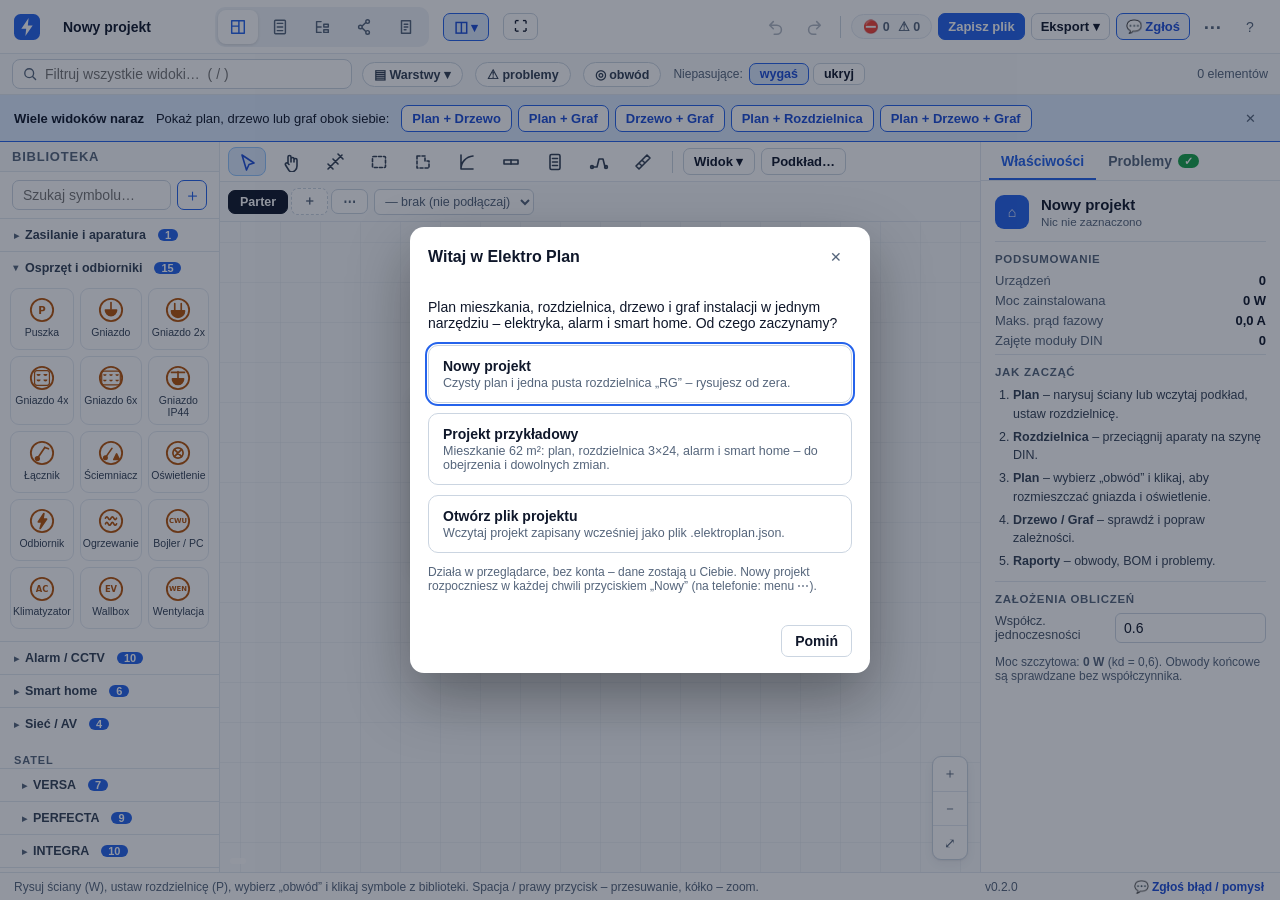
<file: app/index.html>
<!doctype html>
<!-- Elektro Plan © 2026 Mateusz 'mojes' Niemojewski. Licencja: free for personal use (patrz plik LICENSE). -->
<html lang="pl">
<head>
  <meta charset="utf-8">
  <meta http-equiv="Content-Security-Policy" content="default-src 'self'; script-src 'self'; style-src 'self' 'unsafe-inline'; img-src 'self' data: blob:; connect-src 'self' blob: https://gateway.umami.is; object-src 'none'; base-uri 'none'; form-action 'none'">
  <meta name="viewport" content="width=device-width, initial-scale=1">
  <title>Elektro Plan</title>
  <meta name="description" content="Wizualny projektant instalacji elektrycznej, alarmowej i smart home: plan, rozdzielnica, drzewo i graf urządzeń.">
  <link rel="icon" href="data:image/svg+xml,%3Csvg xmlns='http://www.w3.org/2000/svg' viewBox='0 0 32 32'%3E%3Crect width='32' height='32' rx='8' fill='%232563eb'/%3E%3Cpath d='M18 5L9 18h6l-1 9 9-13h-6z' fill='%23fff'/%3E%3C/svg%3E">
  <link rel="stylesheet" href="app.8677b3aafc.css">
</head>
<body>
  <a class="skip" href="#center">Przejdź do edytora</a>
  <div id="print-head" class="print-head"></div>
  <header class="topbar">
    <div class="brand" aria-label="Elektro Plan"><svg viewBox="0 0 32 32" width="26" height="26" aria-hidden="true"><rect width="32" height="32" rx="8" fill="#2563eb"/><path d="M18 5L9 18h6l-1 9 9-13h-6z" fill="#fff"/></svg><b>Elektro&nbsp;Plan</b></div>
    <input id="project-name" class="project-name" aria-label="Nazwa projektu" spellcheck="false">
    <button id="btn-lib" class="btn small drawer-btn" aria-expanded="false" aria-controls="left" aria-label="Biblioteka symboli">☰<span class="lbl"> Biblioteka</span></button>
    <nav id="nav" class="nav" role="tablist" aria-label="Widoki"></nav>
    <button id="btn-layout" class="btn small layout-btn" title="Pokaż kilka widoków obok siebie (np. plan + drzewo + graf). Skrót: Shift+klik na zakładce" aria-haspopup="menu"><span class="ico" aria-hidden="true">⧉</span> <span class="lbl">Widoki obok siebie</span> ▾</button>
    <button id="btn-focus" class="btn small layout-btn" title="Tryb skupienia: ukryj bibliotekę i właściwości, żeby dać więcej miejsca widokom (wracają jako szuflady)" aria-pressed="false">⛶ <span class="lbl">Skupienie</span></button>
    <div class="top-actions">
      <button id="undo" class="icon-btn" title="Cofnij (Ctrl+Z)" aria-label="Cofnij"><svg viewBox="0 0 20 20" width="18" height="18" fill="none" stroke="currentColor" stroke-width="1.7" stroke-linecap="round" stroke-linejoin="round"><path d="M7 4L3 8l4 4M3 8h8a5 5 0 010 10H8"/></svg></button>
      <button id="redo" class="icon-btn" title="Ponów (Ctrl+Y)" aria-label="Ponów"><svg viewBox="0 0 20 20" width="18" height="18" fill="none" stroke="currentColor" stroke-width="1.7" stroke-linecap="round" stroke-linejoin="round"><path d="M13 4l4 4-4 4M17 8H9a5 5 0 000 10h3"/></svg></button>
      <span class="sep"></span>
      <button id="issue-pill" class="pill" aria-label="Problemy w projekcie"></button>
      <button id="btn-new" class="btn small">Nowy</button>
      <button id="btn-open" class="btn small">Otwórz</button>
      <button id="btn-save" class="btn small primary">Zapisz plik</button>
      <button id="btn-export" class="btn small" aria-haspopup="menu">Eksport ▾</button>
      <button id="btn-insp" class="btn small drawer-btn" aria-expanded="false" aria-controls="right" aria-label="Właściwości">⚙<span class="lbl"> Właściwości</span></button>
      <button id="btn-feedback" class="btn small" title="Zgłoś błąd lub pomysł (GitHub) – opcjonalnie ze zrzutem ekranu" aria-label="Zgłoś błąd lub pomysł"><span class="ico" aria-hidden="true">💬</span><span class="fdbk-long"> Zgłoś błąd / pomysł</span><span class="fdbk-short"> Zgłoś</span></button>
      <button id="btn-more" class="icon-btn" aria-label="Menu" title="Menu">⋯</button>
      <button id="btn-help" class="icon-btn" title="Pomoc i skróty (?)" aria-label="Pomoc">?</button>
    </div>
  </header>
  <div id="filterbar" class="filterbar" role="search" aria-label="Filtr widoków"></div>
  <aside id="splittip" class="splittip" role="region" aria-label="Podpowiedź: widoki obok siebie" hidden></aside>
  <aside id="samplebar" class="splittip samplebar" role="status" hidden></aside>
  <main id="app" class="app">
    <div id="left" class="col-left"></div>
    <div id="center" class="col-center" role="tabpanel" tabindex="-1"></div>
    <div id="right" class="col-right"></div>
  </main>
  <footer class="statusbar"><span id="status"></span><span id="saved"></span><button id="ver" class="verlink" type="button"></button><button id="fdbk-link" class="verlink report-link" type="button" title="Zgłoś błąd lub pomysł (GitHub)"><span class="rl-long">💬 Zgłoś błąd / pomysł</span><span class="rl-short">💬 Zgłoś</span></button></footer>
  <script type="module" src="app.d41ad03a6e.js"></script>
</body>
</html>
</file>
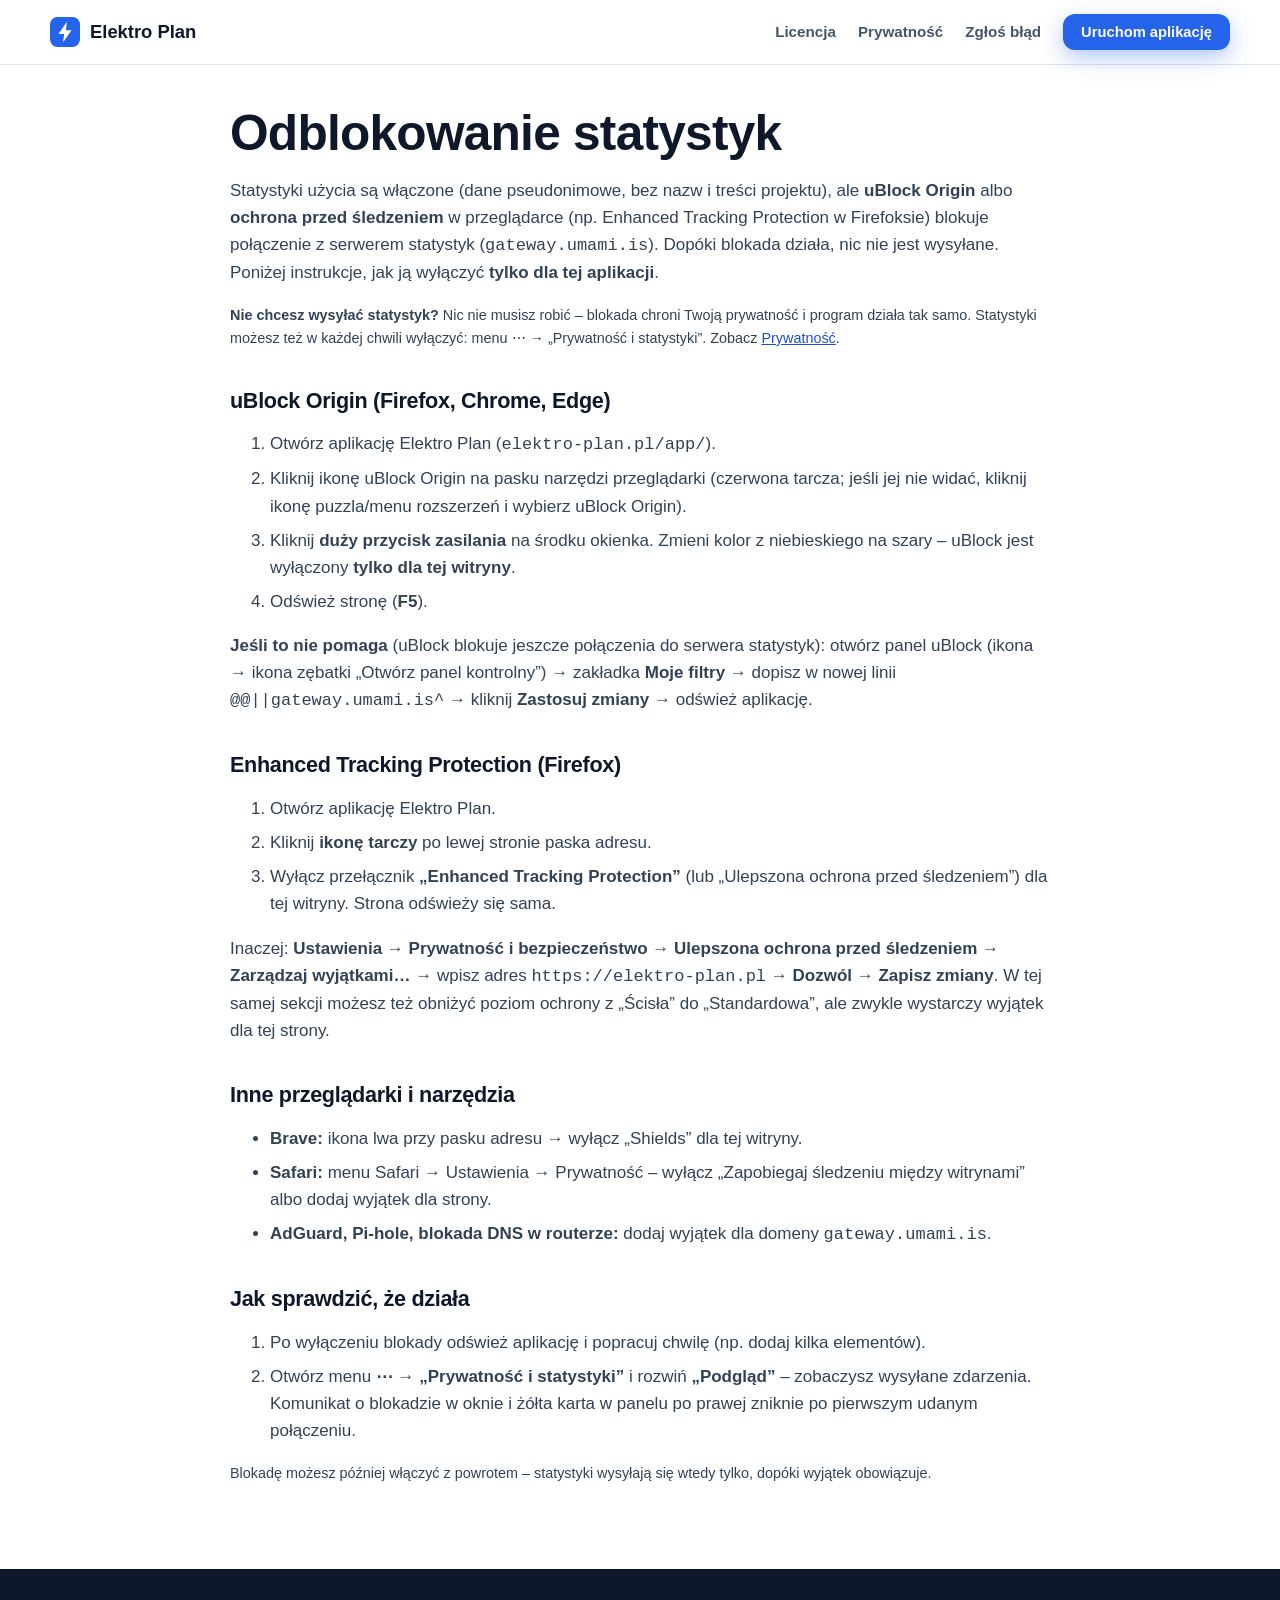
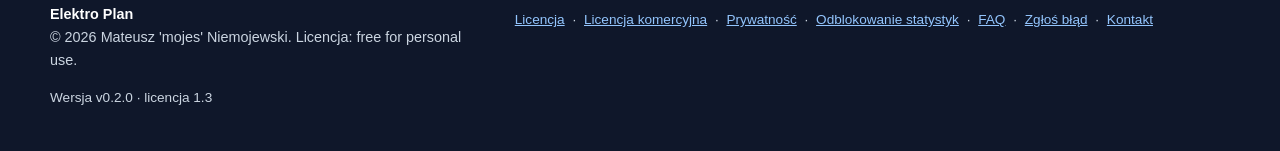
<file: blokada-statystyk.html>
<!doctype html>
<html lang="pl">
<head>
  <meta charset="utf-8">
  <meta name="viewport" content="width=device-width, initial-scale=1">
  <title>Odblokowanie statystyk – Elektro Plan</title>
  <meta name="description" content="Instrukcja krok po kroku: jak wyłączyć uBlock Origin i Enhanced Tracking Protection (Firefox) dla Elektro Plan, jeśli chcesz wysyłać statystyki użycia.">
  <meta name="theme-color" content="#0f172a">
  <link rel="canonical" href="https://elektro-plan.pl/blokada-statystyk.html">
  <meta property="og:type" content="website">
  <meta property="og:locale" content="pl_PL">
  <meta property="og:site_name" content="Elektro Plan">
  <meta property="og:url" content="https://elektro-plan.pl/blokada-statystyk.html">
  <meta property="og:title" content="Odblokowanie statystyk – Elektro Plan">
  <meta property="og:description" content="Instrukcja krok po kroku: jak wyłączyć uBlock Origin i Enhanced Tracking Protection (Firefox) dla Elektro Plan, jeśli chcesz wysyłać statystyki użycia.">
  <meta property="og:image" content="https://elektro-plan.pl/social/og-image.png">
  <meta property="og:image:width" content="1200">
  <meta property="og:image:height" content="630">
  <meta property="og:image:alt" content="Elektro Plan: plan mieszkania z rozmieszczonymi symbolami elektryki">
  <meta name="twitter:card" content="summary_large_image">
  <meta name="twitter:title" content="Odblokowanie statystyk – Elektro Plan">
  <meta name="twitter:description" content="Instrukcja krok po kroku: jak wyłączyć uBlock Origin i Enhanced Tracking Protection (Firefox) dla Elektro Plan, jeśli chcesz wysyłać statystyki użycia.">
  <link rel="icon" href="data:image/svg+xml,%3Csvg xmlns='http://www.w3.org/2000/svg' viewBox='0 0 32 32'%3E%3Crect width='32' height='32' rx='8' fill='%232563eb'/%3E%3Cpath d='M18 5L9 18h6l-1 9 9-13h-6z' fill='%23fff'/%3E%3C/svg%3E">
  <link rel="stylesheet" href="css/site.css">
</head>
<body>
  <a class="skip" href="#main">Przejdź do treści</a>
  <header class="top"><div class="wrap top-in">
    <a class="brand" href="index.html" aria-label="Elektro Plan – strona główna"><svg viewBox="0 0 32 32" width="30" height="30" aria-hidden="true"><rect width="32" height="32" rx="8" fill="#2563eb"/><path d="M18 5L9 18h6l-1 9 9-13h-6z" fill="#fff"/></svg><b>Elektro&nbsp;Plan</b></a>
    <nav class="nav open-static" aria-label="Nawigacja"><a href="index.html#licencja">Licencja</a><a href="prywatnosc.html">Prywatność</a><a href="index.html#zglos">Zgłoś błąd</a><a class="btn btn-primary btn-sm" href="app/"><span class="bl">Uruchom aplikację</span><span class="bs">Aplikacja</span></a></nav>
  </div></header>

  <main id="main" class="wrap narrow doc">
    <h1>Odblokowanie statystyk</h1>
    <p>Statystyki użycia są włączone (dane pseudonimowe, bez nazw i treści projektu), ale <b>uBlock Origin</b> albo <b>ochrona przed śledzeniem</b> w przeglądarce (np. Enhanced Tracking Protection w Firefoksie) blokuje połączenie z serwerem statystyk (<code>gateway.umami.is</code>). Dopóki blokada działa, nic nie jest wysyłane. Poniżej instrukcje, jak ją wyłączyć <b>tylko dla tej aplikacji</b>.</p>
    <p class="upd"><b>Nie chcesz wysyłać statystyk?</b> Nic nie musisz robić – blokada chroni Twoją prywatność i program działa tak samo. Statystyki możesz też w każdej chwili wyłączyć: menu ⋯ → „Prywatność i statystyki”. Zobacz <a href="prywatnosc.html">Prywatność</a>.</p>

    <h2>uBlock Origin (Firefox, Chrome, Edge)</h2>
    <ol>
      <li>Otwórz aplikację Elektro Plan (<code>elektro-plan.pl/app/</code>).</li>
      <li>Kliknij ikonę uBlock Origin na pasku narzędzi przeglądarki (czerwona tarcza; jeśli jej nie widać, kliknij ikonę puzzla/menu rozszerzeń i wybierz uBlock Origin).</li>
      <li>Kliknij <b>duży przycisk zasilania</b> na środku okienka. Zmieni kolor z niebieskiego na szary – uBlock jest wyłączony <b>tylko dla tej witryny</b>.</li>
      <li>Odśwież stronę (<b>F5</b>).</li>
    </ol>
    <p><b>Jeśli to nie pomaga</b> (uBlock blokuje jeszcze połączenia do serwera statystyk): otwórz panel uBlock (ikona → ikona zębatki „Otwórz panel kontrolny”) → zakładka <b>Moje filtry</b> → dopisz w nowej linii <code>@@||gateway.umami.is^</code> → kliknij <b>Zastosuj zmiany</b> → odśwież aplikację.</p>

    <h2>Enhanced Tracking Protection (Firefox)</h2>
    <ol>
      <li>Otwórz aplikację Elektro Plan.</li>
      <li>Kliknij <b>ikonę tarczy</b> po lewej stronie paska adresu.</li>
      <li>Wyłącz przełącznik <b>„Enhanced Tracking Protection”</b> (lub „Ulepszona ochrona przed śledzeniem”) dla tej witryny. Strona odświeży się sama.</li>
    </ol>
    <p>Inaczej: <b>Ustawienia</b> → <b>Prywatność i bezpieczeństwo</b> → <b>Ulepszona ochrona przed śledzeniem</b> → <b>Zarządzaj wyjątkami…</b> → wpisz adres <code>https://elektro-plan.pl</code> → <b>Dozwól</b> → <b>Zapisz zmiany</b>. W tej samej sekcji możesz też obniżyć poziom ochrony z „Ścisła” do „Standardowa”, ale zwykle wystarczy wyjątek dla tej strony.</p>

    <h2>Inne przeglądarki i narzędzia</h2>
    <ul>
      <li><b>Brave:</b> ikona lwa przy pasku adresu → wyłącz „Shields” dla tej witryny.</li>
      <li><b>Safari:</b> menu Safari → Ustawienia → Prywatność – wyłącz „Zapobiegaj śledzeniu między witrynami” albo dodaj wyjątek dla strony.</li>
      <li><b>AdGuard, Pi-hole, blokada DNS w routerze:</b> dodaj wyjątek dla domeny <code>gateway.umami.is</code>.</li>
    </ul>

    <h2>Jak sprawdzić, że działa</h2>
    <ol>
      <li>Po wyłączeniu blokady odśwież aplikację i popracuj chwilę (np. dodaj kilka elementów).</li>
      <li>Otwórz menu <b>⋯ → „Prywatność i statystyki”</b> i rozwiń <b>„Podgląd”</b> – zobaczysz wysyłane zdarzenia. Komunikat o blokadzie w oknie i żółta karta w panelu po prawej zniknie po pierwszym udanym połączeniu.</li>
    </ol>
    <p class="upd">Blokadę możesz później włączyć z powrotem – statystyki wysyłają się wtedy tylko, dopóki wyjątek obowiązuje.</p>
  </main>

  <footer class="foot"><div class="wrap foot-in">
    <div><b>Elektro&nbsp;Plan</b><p>© 2026 <span>Mateusz 'mojes' Niemojewski</span>. Licencja: free for personal use.</p><p class="small">Wersja v0.2.0 · licencja 1.3</p></div>
    <div class="small"><a href="LICENSE.txt">Licencja</a> · <a href="licencja-komercyjna.html">Licencja komercyjna</a> · <a href="prywatnosc.html">Prywatność</a> · <a href="blokada-statystyk.html">Odblokowanie statystyk</a> · <a href="index.html#faq">FAQ</a> · <a href="index.html#zglos">Zgłoś błąd</a> · <a href="mailto:elektro-plan@niemojewski.eu">Kontakt</a></div>
  </div></footer>
</body>
</html>
</file>
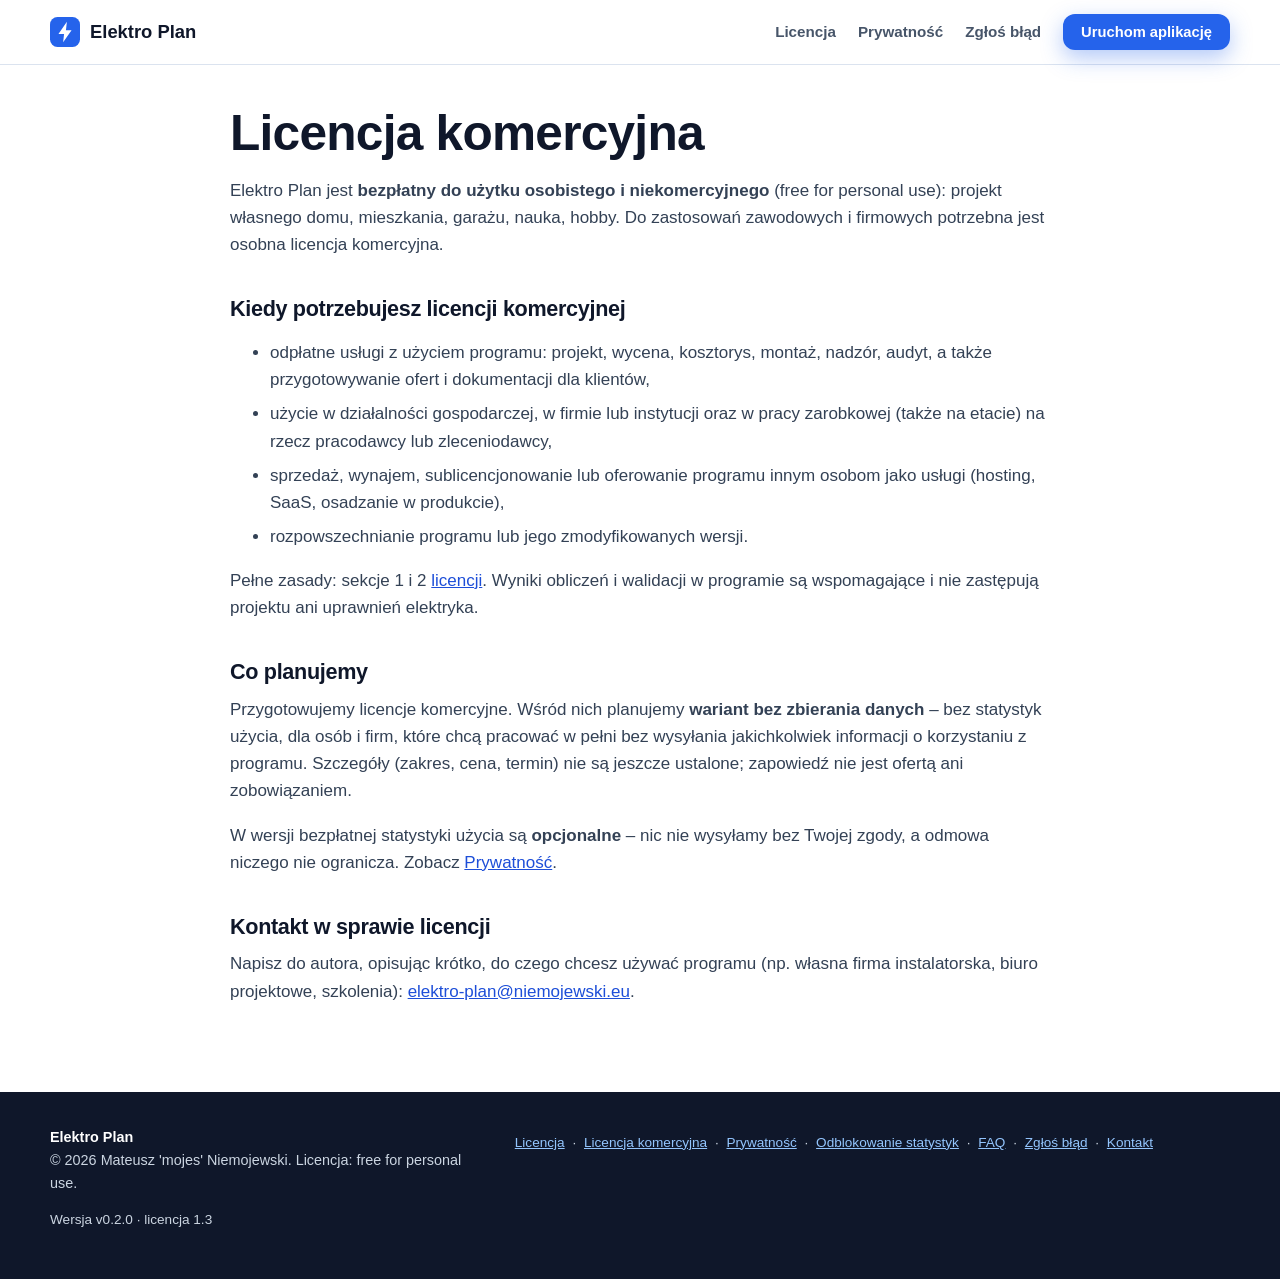
<file: licencja-komercyjna.html>
<!doctype html>
<html lang="pl">
<head>
  <meta charset="utf-8">
  <meta name="viewport" content="width=device-width, initial-scale=1">
  <title>Licencja komercyjna – Elektro Plan</title>
  <meta name="description" content="Elektro Plan jest bezpłatny do użytku osobistego. Informacje o licencji komercyjnej dla zastosowań zawodowych i firmowych oraz kontakt.">
  <meta name="theme-color" content="#0f172a">
  <link rel="canonical" href="https://elektro-plan.pl/licencja-komercyjna.html">
  <meta property="og:type" content="website">
  <meta property="og:locale" content="pl_PL">
  <meta property="og:site_name" content="Elektro Plan">
  <meta property="og:url" content="https://elektro-plan.pl/licencja-komercyjna.html">
  <meta property="og:title" content="Licencja komercyjna – Elektro Plan">
  <meta property="og:description" content="Elektro Plan jest bezpłatny do użytku osobistego. Informacje o licencji komercyjnej dla zastosowań zawodowych i firmowych oraz kontakt.">
  <meta property="og:image" content="https://elektro-plan.pl/social/og-image.png">
  <meta property="og:image:width" content="1200">
  <meta property="og:image:height" content="630">
  <meta property="og:image:alt" content="Elektro Plan: plan mieszkania z rozmieszczonymi symbolami elektryki">
  <meta name="twitter:card" content="summary_large_image">
  <meta name="twitter:title" content="Licencja komercyjna – Elektro Plan">
  <meta name="twitter:description" content="Elektro Plan jest bezpłatny do użytku osobistego. Informacje o licencji komercyjnej dla zastosowań zawodowych i firmowych oraz kontakt.">
  <link rel="icon" href="data:image/svg+xml,%3Csvg xmlns='http://www.w3.org/2000/svg' viewBox='0 0 32 32'%3E%3Crect width='32' height='32' rx='8' fill='%232563eb'/%3E%3Cpath d='M18 5L9 18h6l-1 9 9-13h-6z' fill='%23fff'/%3E%3C/svg%3E">
  <link rel="stylesheet" href="css/site.css">
</head>
<body>
  <a class="skip" href="#main">Przejdź do treści</a>
  <header class="top"><div class="wrap top-in">
    <a class="brand" href="index.html" aria-label="Elektro Plan – strona główna"><svg viewBox="0 0 32 32" width="30" height="30" aria-hidden="true"><rect width="32" height="32" rx="8" fill="#2563eb"/><path d="M18 5L9 18h6l-1 9 9-13h-6z" fill="#fff"/></svg><b>Elektro&nbsp;Plan</b></a>
    <nav class="nav open-static" aria-label="Nawigacja"><a href="index.html#licencja">Licencja</a><a href="prywatnosc.html">Prywatność</a><a href="index.html#zglos">Zgłoś błąd</a><a class="btn btn-primary btn-sm" href="app/"><span class="bl">Uruchom aplikację</span><span class="bs">Aplikacja</span></a></nav>
  </div></header>

  <main id="main" class="wrap narrow doc">
    <h1>Licencja komercyjna</h1>
    <p>Elektro Plan jest <b>bezpłatny do użytku osobistego i niekomercyjnego</b> (free for personal use): projekt własnego domu, mieszkania, garażu, nauka, hobby. Do zastosowań zawodowych i firmowych potrzebna jest osobna licencja komercyjna.</p>

    <h2>Kiedy potrzebujesz licencji komercyjnej</h2>
    <ul>
      <li>odpłatne usługi z użyciem programu: projekt, wycena, kosztorys, montaż, nadzór, audyt, a także przygotowywanie ofert i dokumentacji dla klientów,</li>
      <li>użycie w działalności gospodarczej, w firmie lub instytucji oraz w pracy zarobkowej (także na etacie) na rzecz pracodawcy lub zleceniodawcy,</li>
      <li>sprzedaż, wynajem, sublicencjonowanie lub oferowanie programu innym osobom jako usługi (hosting, SaaS, osadzanie w produkcie),</li>
      <li>rozpowszechnianie programu lub jego zmodyfikowanych wersji.</li>
    </ul>
    <p>Pełne zasady: sekcje 1 i 2 <a href="LICENSE.txt">licencji</a>. Wyniki obliczeń i walidacji w programie są wspomagające i nie zastępują projektu ani uprawnień elektryka.</p>

    <h2>Co planujemy</h2>
    <p>Przygotowujemy licencje komercyjne. Wśród nich planujemy <b>wariant bez zbierania danych</b> – bez statystyk użycia, dla osób i firm, które chcą pracować w pełni bez wysyłania jakichkolwiek informacji o korzystaniu z programu. Szczegóły (zakres, cena, termin) nie są jeszcze ustalone; zapowiedź nie jest ofertą ani zobowiązaniem.</p>
    <p>W wersji bezpłatnej statystyki użycia są <b>opcjonalne</b> – nic nie wysyłamy bez Twojej zgody, a odmowa niczego nie ogranicza. Zobacz <a href="prywatnosc.html">Prywatność</a>.</p>

    <h2>Kontakt w sprawie licencji</h2>
    <p>Napisz do autora, opisując krótko, do czego chcesz używać programu (np. własna firma instalatorska, biuro projektowe, szkolenia): <a href="mailto:elektro-plan@niemojewski.eu?subject=Licencja%20komercyjna%20Elektro%20Plan">elektro-plan@niemojewski.eu</a>.</p>
  </main>

  <footer class="foot"><div class="wrap foot-in">
    <div><b>Elektro&nbsp;Plan</b><p>© 2026 <span>Mateusz 'mojes' Niemojewski</span>. Licencja: free for personal use.</p><p class="small">Wersja v0.2.0 · licencja 1.3</p></div>
    <div class="small"><a href="LICENSE.txt">Licencja</a> · <a href="licencja-komercyjna.html">Licencja komercyjna</a> · <a href="prywatnosc.html">Prywatność</a> · <a href="blokada-statystyk.html">Odblokowanie statystyk</a> · <a href="index.html#faq">FAQ</a> · <a href="index.html#zglos">Zgłoś błąd</a> · <a href="mailto:elektro-plan@niemojewski.eu">Kontakt</a></div>
  </div></footer>
</body>
</html>
</file>
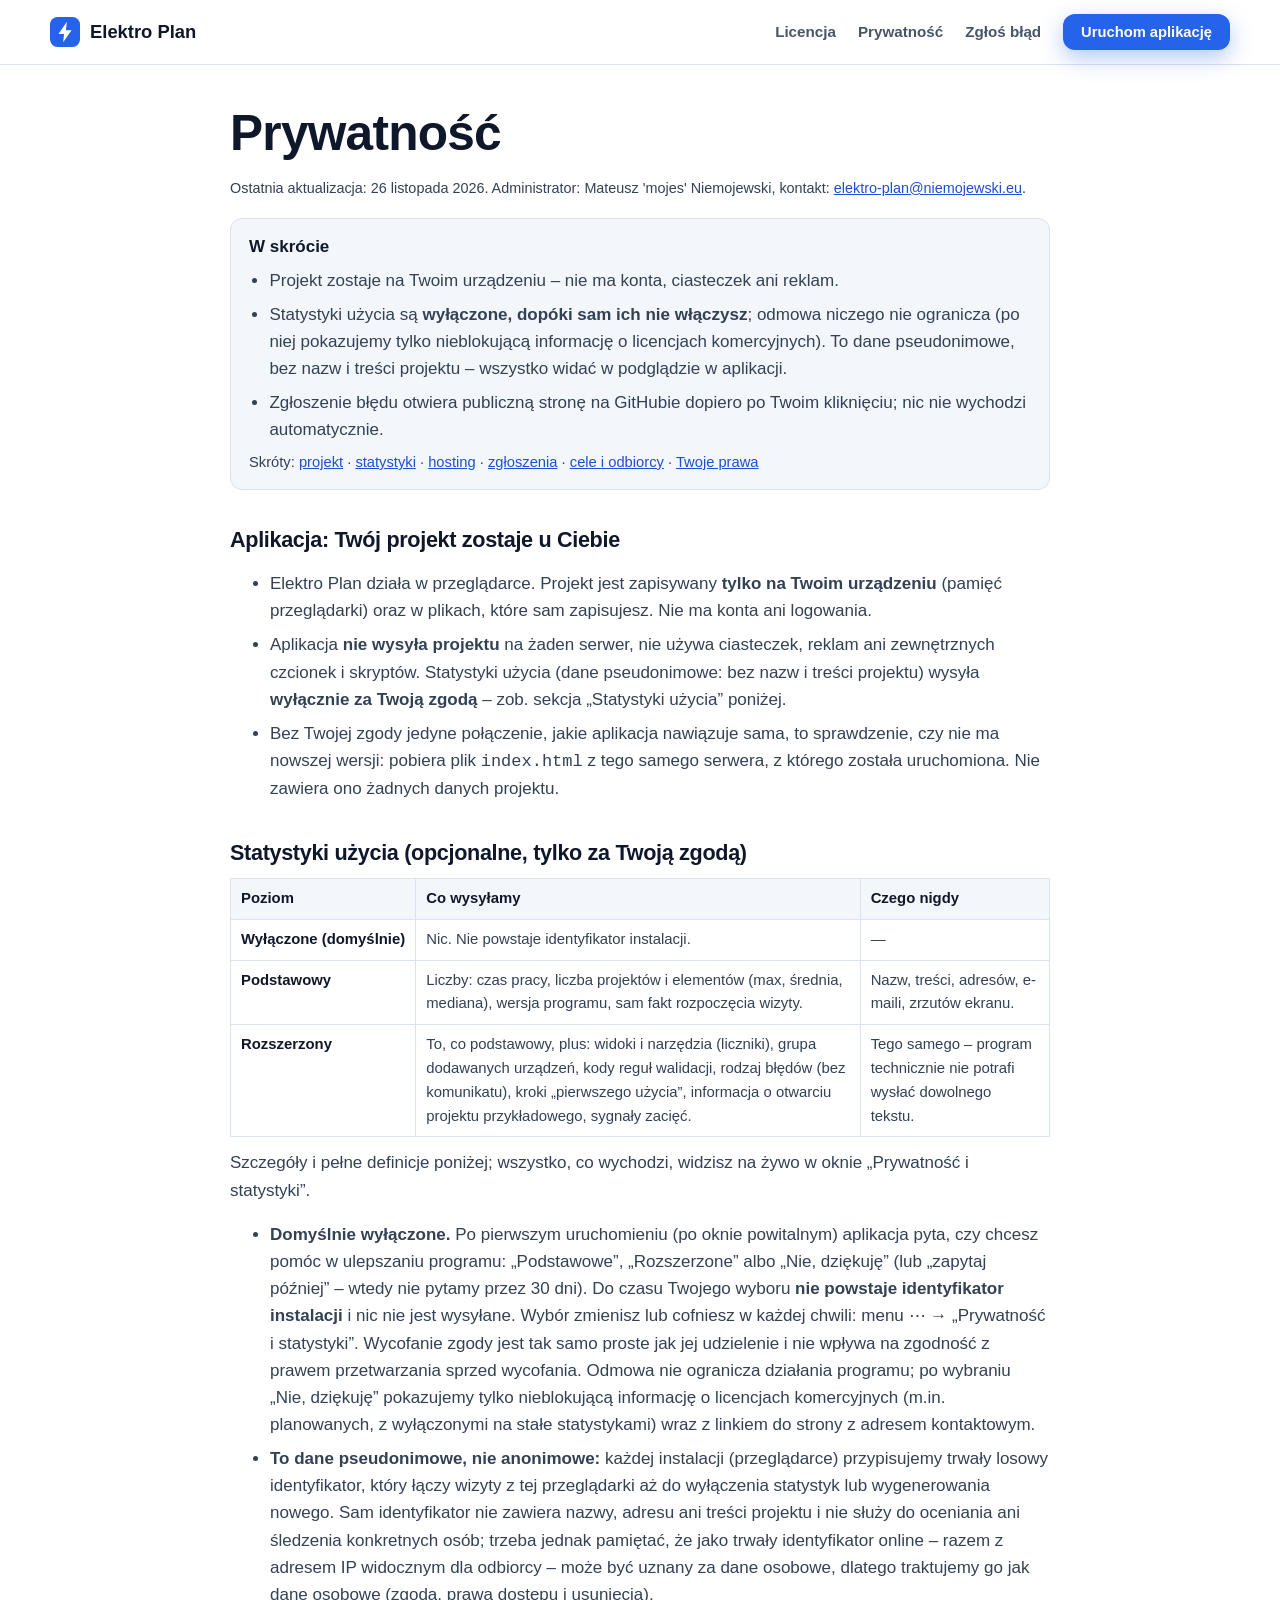
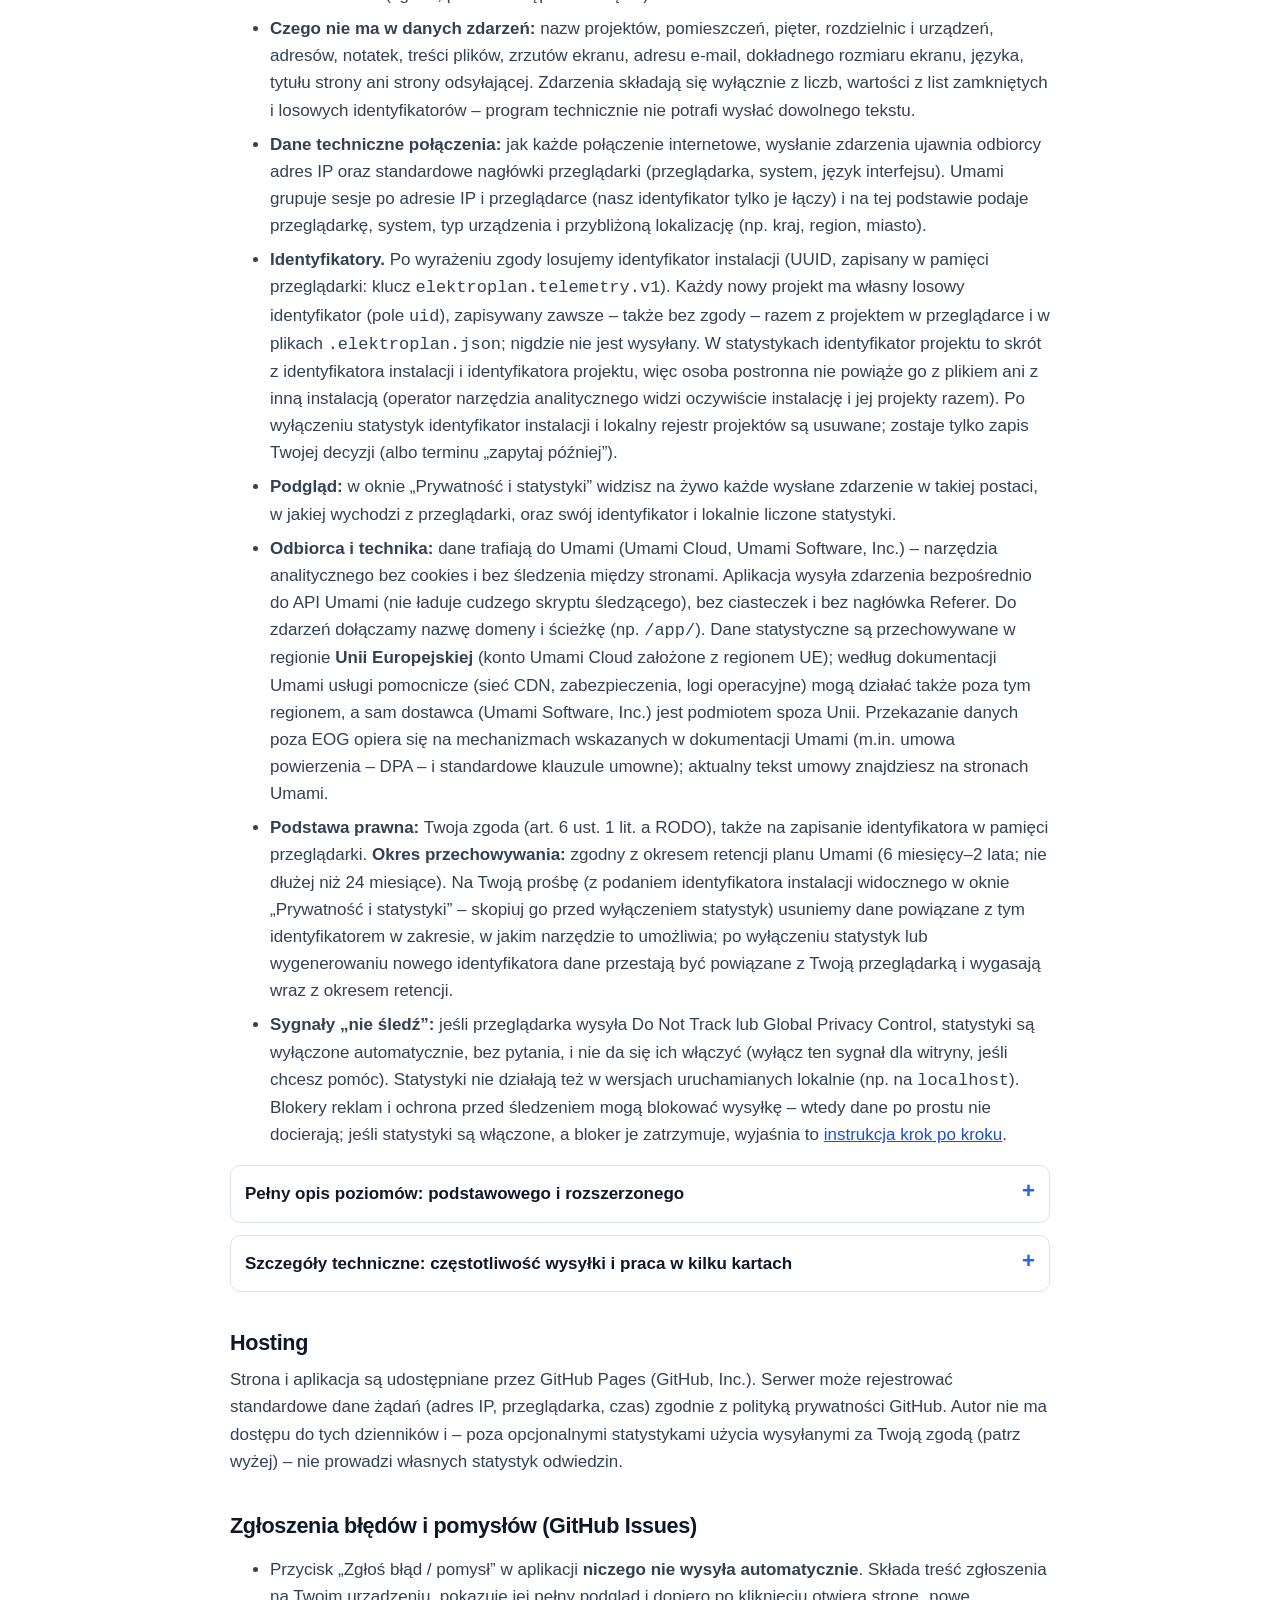
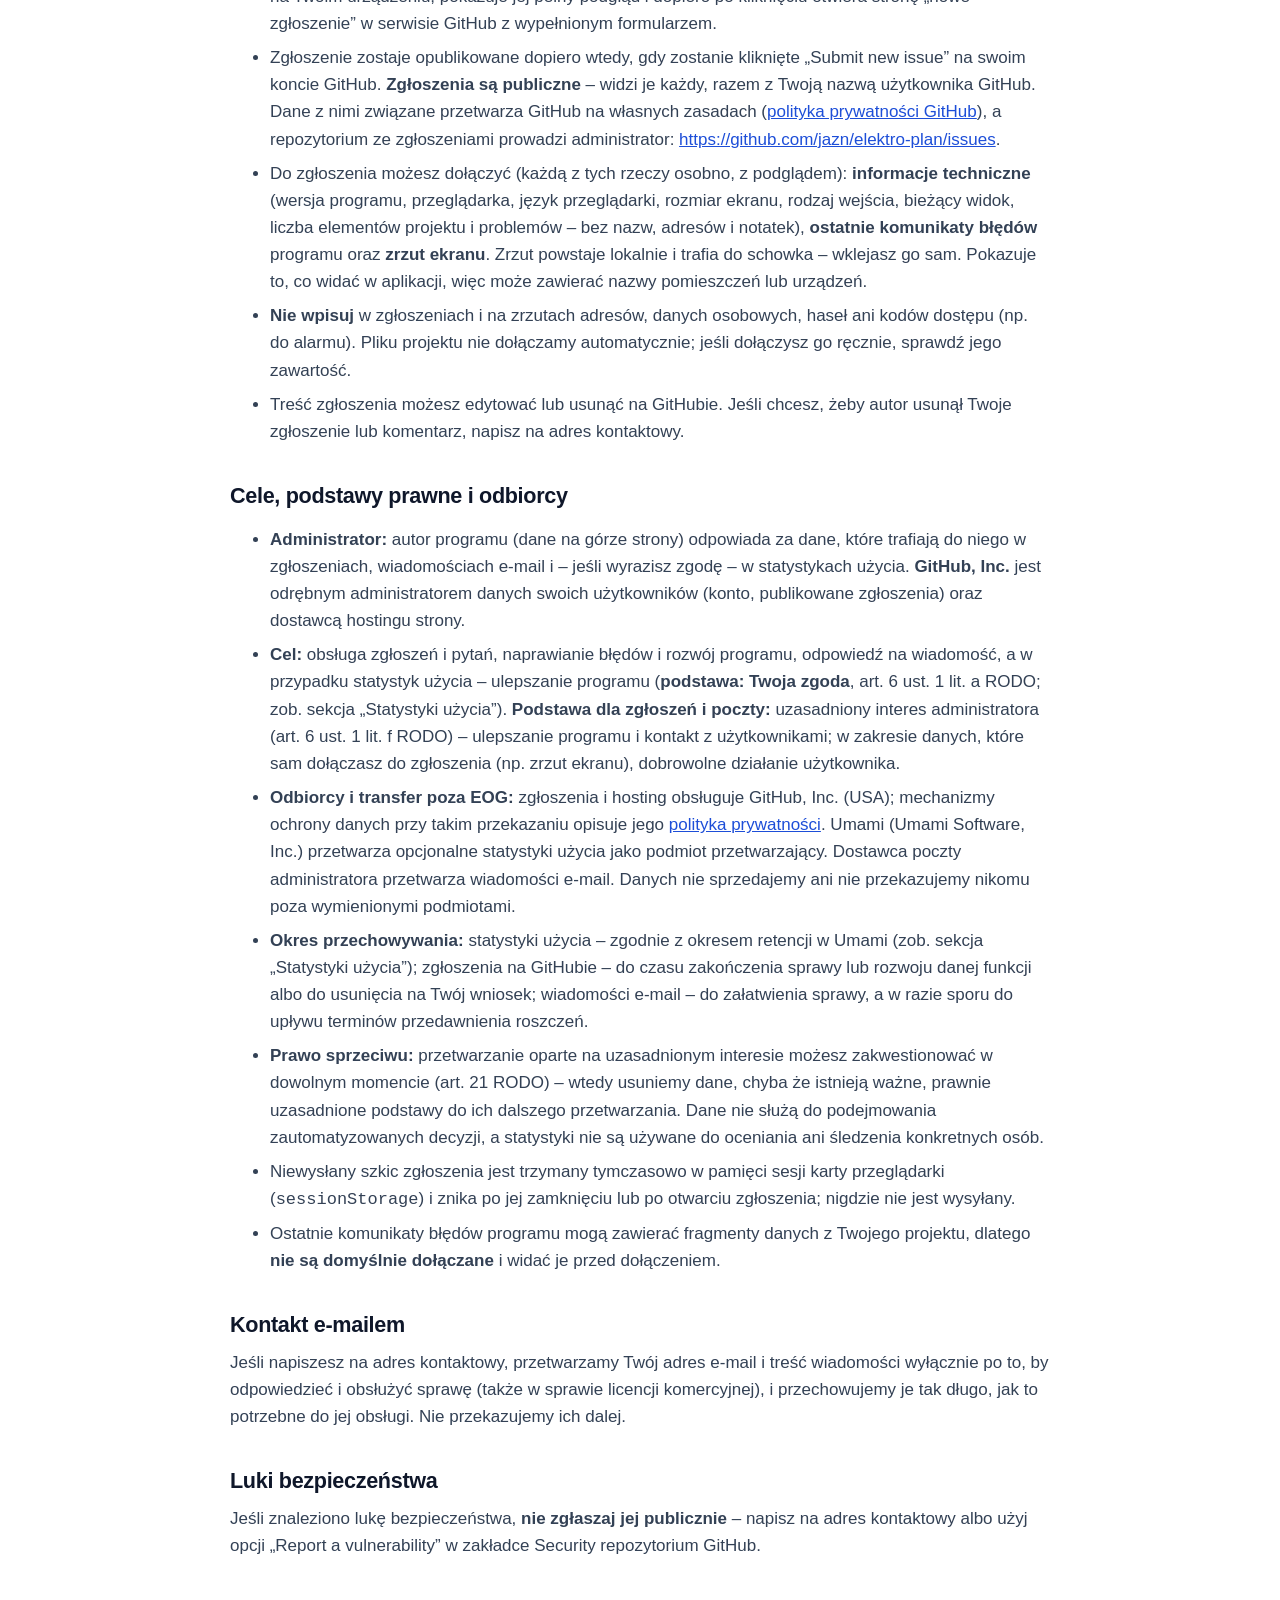
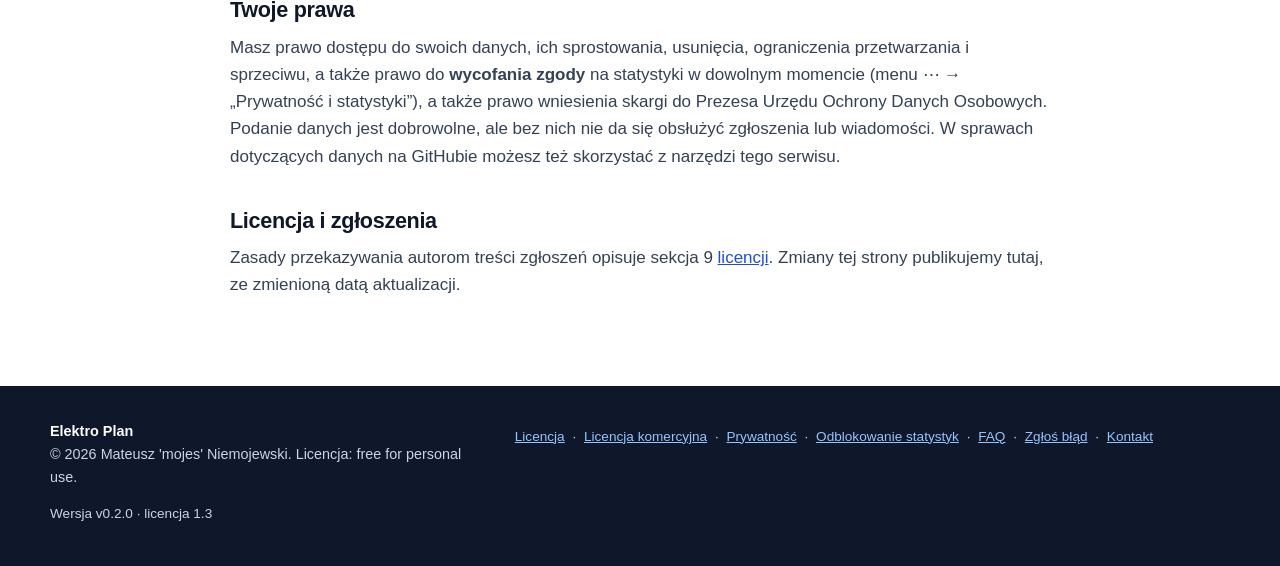
<file: prywatnosc.html>
<!doctype html>
<html lang="pl">
<head>
  <meta charset="utf-8">
  <meta name="viewport" content="width=device-width, initial-scale=1">
  <title>Prywatność – Elektro Plan</title>
  <meta name="description" content="Jakie dane przetwarza Elektro Plan, czego nie wysyła, jak działają opcjonalne statystyki użycia (za zgodą) i zgłoszenia błędów na GitHubie.">
  <meta name="theme-color" content="#0f172a">
  <link rel="canonical" href="https://elektro-plan.pl/prywatnosc.html">
  <meta property="og:type" content="website">
  <meta property="og:locale" content="pl_PL">
  <meta property="og:site_name" content="Elektro Plan">
  <meta property="og:url" content="https://elektro-plan.pl/prywatnosc.html">
  <meta property="og:title" content="Prywatność – Elektro Plan">
  <meta property="og:description" content="Jakie dane przetwarza Elektro Plan, czego nie wysyła, jak działają opcjonalne statystyki użycia (za zgodą) i zgłoszenia błędów na GitHubie.">
  <meta property="og:image" content="https://elektro-plan.pl/social/og-image.png">
  <meta property="og:image:width" content="1200">
  <meta property="og:image:height" content="630">
  <meta property="og:image:alt" content="Elektro Plan: plan mieszkania z rozmieszczonymi symbolami elektryki">
  <meta name="twitter:card" content="summary_large_image">
  <meta name="twitter:title" content="Prywatność – Elektro Plan">
  <meta name="twitter:description" content="Jakie dane przetwarza Elektro Plan, czego nie wysyła, jak działają opcjonalne statystyki użycia (za zgodą) i zgłoszenia błędów na GitHubie.">
  <link rel="icon" href="data:image/svg+xml,%3Csvg xmlns='http://www.w3.org/2000/svg' viewBox='0 0 32 32'%3E%3Crect width='32' height='32' rx='8' fill='%232563eb'/%3E%3Cpath d='M18 5L9 18h6l-1 9 9-13h-6z' fill='%23fff'/%3E%3C/svg%3E">
  <link rel="stylesheet" href="css/site.css">
</head>
<body>
  <a class="skip" href="#main">Przejdź do treści</a>
  <header class="top"><div class="wrap top-in">
    <a class="brand" href="index.html" aria-label="Elektro Plan – strona główna"><svg viewBox="0 0 32 32" width="30" height="30" aria-hidden="true"><rect width="32" height="32" rx="8" fill="#2563eb"/><path d="M18 5L9 18h6l-1 9 9-13h-6z" fill="#fff"/></svg><b>Elektro&nbsp;Plan</b></a>
    <nav class="nav open-static" aria-label="Nawigacja"><a href="index.html#licencja">Licencja</a><a href="prywatnosc.html">Prywatność</a><a href="index.html#zglos">Zgłoś błąd</a><a class="btn btn-primary btn-sm" href="app/"><span class="bl">Uruchom aplikację</span><span class="bs">Aplikacja</span></a></nav>
  </div></header>

  <main id="main" class="wrap narrow doc">
    <h1>Prywatność</h1>
    <p class="upd">Ostatnia aktualizacja: 26 listopada 2026. Administrator: <span>Mateusz 'mojes' Niemojewski</span>, kontakt: <a href="mailto:elektro-plan@niemojewski.eu">elektro-plan@niemojewski.eu</a>.</p>

    <div class="tldr" role="note"><b>W skrócie</b>
      <ul>
        <li>Projekt zostaje na Twoim urządzeniu – nie ma konta, ciasteczek ani reklam.</li>
        <li>Statystyki użycia są <b>wyłączone, dopóki sam ich nie włączysz</b>; odmowa niczego nie ogranicza (po niej pokazujemy tylko nieblokującą informację o licencjach komercyjnych). To dane pseudonimowe, bez nazw i treści projektu – wszystko widać w podglądzie w aplikacji.</li>
        <li>Zgłoszenie błędu otwiera publiczną stronę na GitHubie dopiero po Twoim kliknięciu; nic nie wychodzi automatycznie.</li>
      </ul>
      <p>Skróty: <a href="#projekt">projekt</a> · <a href="#statystyki">statystyki</a> · <a href="#hosting">hosting</a> · <a href="#zgloszenia">zgłoszenia</a> · <a href="#cele">cele i odbiorcy</a> · <a href="#prawa">Twoje prawa</a></p></div>

    <h2 id="projekt">Aplikacja: Twój projekt zostaje u Ciebie</h2>
    <ul>
      <li>Elektro Plan działa w przeglądarce. Projekt jest zapisywany <b>tylko na Twoim urządzeniu</b> (pamięć przeglądarki) oraz w plikach, które sam zapisujesz. Nie ma konta ani logowania.</li>
      <li>Aplikacja <b>nie wysyła projektu</b> na żaden serwer, nie używa ciasteczek, reklam ani zewnętrznych czcionek i skryptów. Statystyki użycia (dane pseudonimowe: bez nazw i treści projektu) wysyła <b>wyłącznie za Twoją zgodą</b> – zob. sekcja „Statystyki użycia” poniżej.</li>
      <li>Bez Twojej zgody jedyne połączenie, jakie aplikacja nawiązuje sama, to sprawdzenie, czy nie ma nowszej wersji: pobiera plik <code>index.html</code> z tego samego serwera, z którego została uruchomiona. Nie zawiera ono żadnych danych projektu.</li>
    </ul>

    <h2 id="statystyki">Statystyki użycia (opcjonalne, tylko za Twoją zgodą)</h2>
    <div class="tbl-wrap"><table class="levels">
      <thead><tr><th>Poziom</th><th>Co wysyłamy</th><th>Czego nigdy</th></tr></thead>
      <tbody>
        <tr><th scope="row">Wyłączone (domyślnie)</th><td data-l="Co wysyłamy">Nic. Nie powstaje identyfikator instalacji.</td><td data-l="Czego nigdy">—</td></tr>
        <tr><th scope="row">Podstawowy</th><td data-l="Co wysyłamy">Liczby: czas pracy, liczba projektów i elementów (max, średnia, mediana), wersja programu, sam fakt rozpoczęcia wizyty.</td><td data-l="Czego nigdy">Nazw, treści, adresów, e-maili, zrzutów ekranu.</td></tr>
        <tr><th scope="row">Rozszerzony</th><td data-l="Co wysyłamy">To, co podstawowy, plus: widoki i narzędzia (liczniki), grupa dodawanych urządzeń, kody reguł walidacji, rodzaj błędów (bez komunikatu), kroki „pierwszego użycia”, informacja o otwarciu projektu przykładowego, sygnały zacięć.</td><td data-l="Czego nigdy">Tego samego – program technicznie nie potrafi wysłać dowolnego tekstu.</td></tr>
      </tbody>
    </table></div>
    <p>Szczegóły i pełne definicje poniżej; wszystko, co wychodzi, widzisz na żywo w oknie „Prywatność i statystyki”.</p>
    <ul>
      <li><b>Domyślnie wyłączone.</b> Po pierwszym uruchomieniu (po oknie powitalnym) aplikacja pyta, czy chcesz pomóc w ulepszaniu programu: „Podstawowe”, „Rozszerzone” albo „Nie, dziękuję” (lub „zapytaj później” – wtedy nie pytamy przez 30 dni). Do czasu Twojego wyboru <b>nie powstaje identyfikator instalacji</b> i nic nie jest wysyłane. Wybór zmienisz lub cofniesz w każdej chwili: menu ⋯ → „Prywatność i statystyki”. Wycofanie zgody jest tak samo proste jak jej udzielenie i nie wpływa na zgodność z prawem przetwarzania sprzed wycofania. Odmowa nie ogranicza działania programu; po wybraniu „Nie, dziękuję” pokazujemy tylko nieblokującą informację o licencjach komercyjnych (m.in. planowanych, z wyłączonymi na stałe statystykami) wraz z linkiem do strony z adresem kontaktowym.</li>
      <li><b>To dane pseudonimowe, nie anonimowe:</b> każdej instalacji (przeglądarce) przypisujemy trwały losowy identyfikator, który łączy wizyty z tej przeglądarki aż do wyłączenia statystyk lub wygenerowania nowego. Sam identyfikator nie zawiera nazwy, adresu ani treści projektu i nie służy do oceniania ani śledzenia konkretnych osób; trzeba jednak pamiętać, że jako trwały identyfikator online – razem z adresem IP widocznym dla odbiorcy – może być uznany za dane osobowe, dlatego traktujemy go jak dane osobowe (zgoda, prawa dostępu i usunięcia).</li>
      <li><b>Czego nie ma w danych zdarzeń:</b> nazw projektów, pomieszczeń, pięter, rozdzielnic i urządzeń, adresów, notatek, treści plików, zrzutów ekranu, adresu e-mail, dokładnego rozmiaru ekranu, języka, tytułu strony ani strony odsyłającej. Zdarzenia składają się wyłącznie z liczb, wartości z list zamkniętych i losowych identyfikatorów – program technicznie nie potrafi wysłać dowolnego tekstu.</li>
      <li><b>Dane techniczne połączenia:</b> jak każde połączenie internetowe, wysłanie zdarzenia ujawnia odbiorcy adres IP oraz standardowe nagłówki przeglądarki (przeglądarka, system, język interfejsu). Umami grupuje sesje po adresie IP i przeglądarce (nasz identyfikator tylko je łączy) i na tej podstawie podaje przeglądarkę, system, typ urządzenia i przybliżoną lokalizację (np. kraj, region, miasto).</li>
      <li><b>Identyfikatory.</b> Po wyrażeniu zgody losujemy identyfikator instalacji (UUID, zapisany w pamięci przeglądarki: klucz <code>elektroplan.telemetry.v1</code>). Każdy nowy projekt ma własny losowy identyfikator (pole <code>uid</code>), zapisywany zawsze – także bez zgody – razem z projektem w przeglądarce i w plikach <code>.elektroplan.json</code>; nigdzie nie jest wysyłany. W statystykach identyfikator projektu to skrót z identyfikatora instalacji i identyfikatora projektu, więc osoba postronna nie powiąże go z plikiem ani z inną instalacją (operator narzędzia analitycznego widzi oczywiście instalację i jej projekty razem). Po wyłączeniu statystyk identyfikator instalacji i lokalny rejestr projektów są usuwane; zostaje tylko zapis Twojej decyzji (albo terminu „zapytaj później”).</li>
      <li><b>Podgląd:</b> w oknie „Prywatność i statystyki” widzisz na żywo każde wysłane zdarzenie w takiej postaci, w jakiej wychodzi z przeglądarki, oraz swój identyfikator i lokalnie liczone statystyki.</li>
      <li><b>Odbiorca i technika:</b> dane trafiają do Umami (Umami Cloud, Umami Software, Inc.) – narzędzia analitycznego bez cookies i bez śledzenia między stronami. Aplikacja wysyła zdarzenia bezpośrednio do API Umami (nie ładuje cudzego skryptu śledzącego), bez ciasteczek i bez nagłówka Referer. Do zdarzeń dołączamy nazwę domeny i ścieżkę (np. <code>/app/</code>). Dane statystyczne są przechowywane w regionie <b>Unii Europejskiej</b> (konto Umami Cloud założone z regionem UE); według dokumentacji Umami usługi pomocnicze (sieć CDN, zabezpieczenia, logi operacyjne) mogą działać także poza tym regionem, a sam dostawca (Umami Software, Inc.) jest podmiotem spoza Unii. Przekazanie danych poza EOG opiera się na mechanizmach wskazanych w dokumentacji Umami (m.in. umowa powierzenia – DPA – i standardowe klauzule umowne); aktualny tekst umowy znajdziesz na stronach Umami.</li>
      <li><b>Podstawa prawna:</b> Twoja zgoda (art. 6 ust. 1 lit. a RODO), także na zapisanie identyfikatora w pamięci przeglądarki. <b>Okres przechowywania:</b> zgodny z okresem retencji planu Umami (6 miesięcy–2 lata; nie dłużej niż 24 miesiące). Na Twoją prośbę (z podaniem identyfikatora instalacji widocznego w oknie „Prywatność i statystyki” – skopiuj go przed wyłączeniem statystyk) usuniemy dane powiązane z tym identyfikatorem w zakresie, w jakim narzędzie to umożliwia; po wyłączeniu statystyk lub wygenerowaniu nowego identyfikatora dane przestają być powiązane z Twoją przeglądarką i wygasają wraz z okresem retencji.</li>
      <li><b>Sygnały „nie śledź”:</b> jeśli przeglądarka wysyła Do Not Track lub Global Privacy Control, statystyki są wyłączone automatycznie, bez pytania, i nie da się ich włączyć (wyłącz ten sygnał dla witryny, jeśli chcesz pomóc). Statystyki nie działają też w wersjach uruchamianych lokalnie (np. na <code>localhost</code>). Blokery reklam i ochrona przed śledzeniem mogą blokować wysyłkę – wtedy dane po prostu nie docierają; jeśli statystyki są włączone, a bloker je zatrzymuje, wyjaśnia to <a href="blokada-statystyk.html">instrukcja krok po kroku</a>.</li>
    </ul>
    <details class="more-tech"><summary>Pełny opis poziomów: podstawowego i rozszerzonego</summary>
    <ul>
      <li><b>Poziom podstawowy – tylko liczby:</b> czas aktywnej pracy z programem (w sekundach), liczba utworzonych projektów (projekt liczy się od pierwszego dodanego elementu; <b>projekt przykładowy nie jest liczony</b> – także po jego edycji – żeby zawsze dostępny przykład nie zawyżał wyników), liczba utworzonych elementów, liczba elementów w każdym projekcie (z tego liczymy maksimum, średnią i medianę), wersja programu oraz sam fakt rozpoczęcia sesji (zdarzenia „wizyta” i „session_start”: wersja, dotyk/mysz, przedział szerokości okna, czy to pierwsza wizyta). „Element” to urządzenie/symbol w projekcie – ściany, pomieszczenia i kable nie są liczone.</li>
      <li><b>Poziom rozszerzony – jak się korzysta:</b> to, co w podstawowym, oraz: które widoki otwierasz i jak długo w nich jesteś, których narzędzi i funkcji używasz (liczniki, np. eksport, zapis, cofnij, otwarcie pomocy i formularza zgłoszeń), jakie grupy urządzeń dodajesz (tylko dwie szerokie: „instalacja elektryczna” albo „niskie napięcie” – bez konkretnych typów i bez wyróżniania alarmu), jakie reguły walidacji się pojawiają (kody reguł, bez treści komunikatów; mogą pośrednio mówić o stanie instalacji), błędy programu (standardowy rodzaj błędu i miejsce w kodzie – bez komunikatu), kroki „pierwszego użycia” (np. pierwszy element, pierwszy zapis – z czasem w minutach), czas od założenia nowego (pustego) projektu do pierwszego elementu w tej samej wizycie, informacja, że otwarto projekt przykładowy (bez jego rozmiaru), sygnały zacięć (seria cofnięć, porzucone rysowanie), dotyk czy mysz, przedział szerokości okna oraz skrót wersji programu.</li>
    </ul>
    </details>
    <details class="more-tech"><summary>Szczegóły techniczne: częstotliwość wysyłki i praca w kilku kartach</summary>
    <ul>
      <li><b>Częstotliwość:</b> liczniki (czas pracy, funkcje) wysyłamy zbiorczo co kilka minut oraz przy ukryciu lub zamknięciu karty (np. przełączenie okna) i przy zmianie projektu; rozmiar projektu – na koniec pracy (zamknięcie karty, zmiana projektu) i najwyżej co 30 minut, a przy przełączaniu okien/aplikacji: pierwszy rozmiar od razu, potem najwyżej co 10 minut; sama wysyłka przy przełączaniu okien następuje najwyżej raz na minutę. Dlatego z danych da się wyczytać rytm pracy, w tym momenty opuszczania karty, ale nie pojedyncze kliknięcia.</li>
      <li><b>Zmiana poziomu w kilku kartach:</b> gdy obniżysz poziom do „Podstawowych” w jednej karcie, pozostałe karty tej przeglądarki od razu przestają wysyłać dane rozszerzone (niewysłane są odrzucane, a dane podstawowe – wysyłane); gdy statystyki wyłączysz, pozostałe karty nie wysyłają już niczego.</li>
    </ul>
    </details>

    <h2 id="hosting">Hosting</h2>
    <p>Strona i aplikacja są udostępniane przez GitHub Pages (GitHub, Inc.). Serwer może rejestrować standardowe dane żądań (adres IP, przeglądarka, czas) zgodnie z polityką prywatności GitHub. Autor nie ma dostępu do tych dzienników i – poza opcjonalnymi statystykami użycia wysyłanymi za Twoją zgodą (patrz wyżej) – nie prowadzi własnych statystyk odwiedzin.</p>

    <h2 id="zgloszenia">Zgłoszenia błędów i pomysłów (GitHub Issues)</h2>
    <ul>
      <li>Przycisk „Zgłoś błąd / pomysł” w aplikacji <b>niczego nie wysyła automatycznie</b>. Składa treść zgłoszenia na Twoim urządzeniu, pokazuje jej pełny podgląd i dopiero po kliknięciu otwiera stronę „nowe zgłoszenie” w serwisie GitHub z wypełnionym formularzem.</li>
      <li>Zgłoszenie zostaje opublikowane dopiero wtedy, gdy zostanie kliknięte „Submit new issue” na swoim koncie GitHub. <b>Zgłoszenia są publiczne</b> – widzi je każdy, razem z Twoją nazwą użytkownika GitHub. Dane z nimi związane przetwarza GitHub na własnych zasadach (<a href="https://docs.github.com/site-policy/privacy-policies/github-general-privacy-statement" rel="noopener">polityka prywatności GitHub</a>), a repozytorium ze zgłoszeniami prowadzi administrator: <a href="https://github.com/jazn/elektro-plan/issues" rel="noopener">https://github.com/jazn/elektro-plan/issues</a>.</li>
      <li>Do zgłoszenia możesz dołączyć (każdą z tych rzeczy osobno, z podglądem): <b>informacje techniczne</b> (wersja programu, przeglądarka, język przeglądarki, rozmiar ekranu, rodzaj wejścia, bieżący widok, liczba elementów projektu i problemów – bez nazw, adresów i notatek), <b>ostatnie komunikaty błędów</b> programu oraz <b>zrzut ekranu</b>. Zrzut powstaje lokalnie i trafia do schowka – wklejasz go sam. Pokazuje to, co widać w aplikacji, więc może zawierać nazwy pomieszczeń lub urządzeń.</li>
      <li><b>Nie wpisuj</b> w zgłoszeniach i na zrzutach adresów, danych osobowych, haseł ani kodów dostępu (np. do alarmu). Pliku projektu nie dołączamy automatycznie; jeśli dołączysz go ręcznie, sprawdź jego zawartość.</li>
      <li>Treść zgłoszenia możesz edytować lub usunąć na GitHubie. Jeśli chcesz, żeby autor usunął Twoje zgłoszenie lub komentarz, napisz na adres kontaktowy.</li>
    </ul>

    <h2 id="cele">Cele, podstawy prawne i odbiorcy</h2>
    <ul>
      <li><b>Administrator:</b> autor programu (dane na górze strony) odpowiada za dane, które trafiają do niego w zgłoszeniach, wiadomościach e-mail i – jeśli wyrazisz zgodę – w statystykach użycia. <b>GitHub, Inc.</b> jest odrębnym administratorem danych swoich użytkowników (konto, publikowane zgłoszenia) oraz dostawcą hostingu strony.</li>
      <li><b>Cel:</b> obsługa zgłoszeń i pytań, naprawianie błędów i rozwój programu, odpowiedź na wiadomość, a w przypadku statystyk użycia – ulepszanie programu (<b>podstawa: Twoja zgoda</b>, art. 6 ust. 1 lit. a RODO; zob. sekcja „Statystyki użycia”). <b>Podstawa dla zgłoszeń i poczty:</b> uzasadniony interes administratora (art. 6 ust. 1 lit. f RODO) – ulepszanie programu i kontakt z użytkownikami; w zakresie danych, które sam dołączasz do zgłoszenia (np. zrzut ekranu), dobrowolne działanie użytkownika.</li>
      <li><b>Odbiorcy i transfer poza EOG:</b> zgłoszenia i hosting obsługuje GitHub, Inc. (USA); mechanizmy ochrony danych przy takim przekazaniu opisuje jego <a href="https://docs.github.com/site-policy/privacy-policies/github-general-privacy-statement" rel="noopener">polityka prywatności</a>. Umami (Umami Software, Inc.) przetwarza opcjonalne statystyki użycia jako podmiot przetwarzający. Dostawca poczty administratora przetwarza wiadomości e-mail. Danych nie sprzedajemy ani nie przekazujemy nikomu poza wymienionymi podmiotami.</li>
      <li><b>Okres przechowywania:</b> statystyki użycia – zgodnie z okresem retencji w Umami (zob. sekcja „Statystyki użycia”); zgłoszenia na GitHubie – do czasu zakończenia sprawy lub rozwoju danej funkcji albo do usunięcia na Twój wniosek; wiadomości e-mail – do załatwienia sprawy, a w razie sporu do upływu terminów przedawnienia roszczeń.</li>
      <li><b>Prawo sprzeciwu:</b> przetwarzanie oparte na uzasadnionym interesie możesz zakwestionować w dowolnym momencie (art. 21 RODO) – wtedy usuniemy dane, chyba że istnieją ważne, prawnie uzasadnione podstawy do ich dalszego przetwarzania. Dane nie służą do podejmowania zautomatyzowanych decyzji, a statystyki nie są używane do oceniania ani śledzenia konkretnych osób.</li>
      <li>Niewysłany szkic zgłoszenia jest trzymany tymczasowo w pamięci sesji karty przeglądarki (<code>sessionStorage</code>) i znika po jej zamknięciu lub po otwarciu zgłoszenia; nigdzie nie jest wysyłany.</li>
      <li>Ostatnie komunikaty błędów programu mogą zawierać fragmenty danych z Twojego projektu, dlatego <b>nie są domyślnie dołączane</b> i widać je przed dołączeniem.</li>
    </ul>

    <h2>Kontakt e-mailem</h2>
    <p>Jeśli napiszesz na adres kontaktowy, przetwarzamy Twój adres e-mail i treść wiadomości wyłącznie po to, by odpowiedzieć i obsłużyć sprawę (także w sprawie licencji komercyjnej), i przechowujemy je tak długo, jak to potrzebne do jej obsługi. Nie przekazujemy ich dalej.</p>

    <h2>Luki bezpieczeństwa</h2>
    <p>Jeśli znaleziono lukę bezpieczeństwa, <b>nie zgłaszaj jej publicznie</b> – napisz na adres kontaktowy albo użyj opcji „Report a vulnerability” w zakładce Security repozytorium GitHub.</p>

    <h2 id="prawa">Twoje prawa</h2>
    <p>Masz prawo dostępu do swoich danych, ich sprostowania, usunięcia, ograniczenia przetwarzania i sprzeciwu, a także prawo do <b>wycofania zgody</b> na statystyki w dowolnym momencie (menu ⋯ → „Prywatność i statystyki”), a także prawo wniesienia skargi do Prezesa Urzędu Ochrony Danych Osobowych. Podanie danych jest dobrowolne, ale bez nich nie da się obsłużyć zgłoszenia lub wiadomości. W sprawach dotyczących danych na GitHubie możesz też skorzystać z narzędzi tego serwisu.</p>

    <h2>Licencja i zgłoszenia</h2>
    <p>Zasady przekazywania autorom treści zgłoszeń opisuje sekcja 9 <a href="LICENSE.txt">licencji</a>. Zmiany tej strony publikujemy tutaj, ze zmienioną datą aktualizacji.</p>
  </main>

  <footer class="foot"><div class="wrap foot-in">
    <div><b>Elektro&nbsp;Plan</b><p>© 2026 <span>Mateusz 'mojes' Niemojewski</span>. Licencja: free for personal use.</p><p class="small">Wersja v0.2.0 · licencja 1.3</p></div>
    <div class="small"><a href="LICENSE.txt">Licencja</a> · <a href="licencja-komercyjna.html">Licencja komercyjna</a> · <a href="prywatnosc.html">Prywatność</a> · <a href="blokada-statystyk.html">Odblokowanie statystyk</a> · <a href="index.html#faq">FAQ</a> · <a href="index.html#zglos">Zgłoś błąd</a> · <a href="mailto:elektro-plan@niemojewski.eu">Kontakt</a></div>
  </div></footer>
</body>
</html>
</file>
<file: css/site.css>
/* Elektro Plan – strona promocyjna. Bez zależności zewnętrznych (czcionki systemowe). */
:root {
  --bg: #ffffff;
  --bg-alt: #f3f6fb;
  --ink: #0f172a;
  --muted: #475569;
  --line: #dbe3ef;
  --accent: #2563eb;
  --accent-2: #1d4ed8;
  --accent-weak: #dbeafe;
  --amber: #f59e0b;
  --ok: #15803d;
  --no: #b91c1c;
  --warn: #b45309;
  --radius: 16px;
  --shadow: 0 1px 2px rgba(15, 23, 42, 0.06), 0 12px 40px rgba(15, 23, 42, 0.12);
  --font: -apple-system, "Segoe UI", Roboto, "Helvetica Neue", Arial, sans-serif;
}
* { box-sizing: border-box; }
html { scroll-behavior: smooth; scroll-padding-top: 76px; }
body { margin: 0; font: 17px/1.6 var(--font); color: var(--ink); background: var(--bg); -webkit-font-smoothing: antialiased; }
img { max-width: 100%; height: auto; display: block; }
a { color: var(--accent-2); }
h1, h2, h3 { line-height: 1.15; margin: 0 0 .5em; letter-spacing: -0.015em; }
h1 { font-size: clamp(2rem, 4vw, 3.1rem); font-weight: 800; }
h2 { font-size: clamp(1.7rem, 3.2vw, 2.4rem); font-weight: 800; }
h3 { font-size: 1.15rem; font-weight: 700; }
p { margin: 0 0 1em; }
.wrap { width: min(1180px, 100% - 40px); margin-inline: auto; }
.narrow { width: min(820px, 100% - 40px); }
.skip { position: absolute; left: -999px; top: 8px; background: #fff; padding: 8px 14px; border-radius: 8px; z-index: 200; }
.skip:focus { left: 8px; }
:focus-visible { outline: 3px solid #f59e0b; outline-offset: 2px; border-radius: 6px; }

/* nagłówek */
.top { position: sticky; top: 0; z-index: 50; background: rgba(255, 255, 255, 0.92); backdrop-filter: blur(10px); border-bottom: 1px solid var(--line); }
.top-in { display: flex; align-items: center; justify-content: space-between; min-height: 64px; gap: 16px; }
.brand { display: flex; align-items: center; gap: 10px; text-decoration: none; color: var(--ink); font-size: 1.15rem; }
.nav { display: flex; align-items: center; gap: 22px; }
.nav a:not(.btn) { color: var(--muted); text-decoration: none; font-weight: 600; font-size: .95rem; }
.nav a:not(.btn):hover { color: var(--ink); }
.burger { display: none; background: none; border: 1px solid var(--line); border-radius: 10px; font-size: 1.3rem; padding: 4px 12px; cursor: pointer; }

/* przyciski */
.btn { display: inline-flex; align-items: center; justify-content: center; gap: 8px; font: 700 1rem var(--font); text-decoration: none; border-radius: 12px; padding: 12px 22px; border: 2px solid transparent; cursor: pointer; transition: transform .12s, box-shadow .12s, background .12s; }
.btn:hover { transform: translateY(-1px); }
.btn-sm { padding: 8px 16px; font-size: .92rem; }
.btn-lg { padding: 15px 28px; font-size: 1.08rem; }
.btn-primary { background: var(--accent); color: #fff; box-shadow: 0 8px 22px rgba(37, 99, 235, 0.35); }
.btn-primary:hover { background: var(--accent-2); }
.btn-ghost { background: #fff; color: var(--ink); border-color: var(--line); }
.btn-ghost:hover { border-color: var(--accent); color: var(--accent-2); }
.btn-light { background: #fff; color: var(--accent-2); }

/* hero */
.hero { background: radial-gradient(1100px 500px at 85% -10%, #dbeafe 0%, transparent 60%), radial-gradient(700px 400px at -5% 10%, #fef3c7 0%, transparent 55%), var(--bg); padding: 56px 0 40px; overflow: hidden; }
.hero-in { display: grid; grid-template-columns: minmax(0, .82fr) minmax(0, 1.3fr); gap: 36px; align-items: center; }
.eyebrow { display: inline-flex; align-items: center; gap: 8px; font-size: .82rem; font-weight: 800; letter-spacing: .08em; text-transform: uppercase; color: var(--accent-2); margin: 0 0 14px; }
.eyebrow .dot { width: 9px; height: 9px; border-radius: 50%; background: var(--amber); box-shadow: 0 0 0 4px rgba(245, 158, 11, .25); }
.grad { background: linear-gradient(100deg, #2563eb, #7c3aed 60%, #f59e0b); -webkit-background-clip: text; background-clip: text; color: transparent; }
.lead { font-size: 1.2rem; color: var(--muted); max-width: 34em; }
.cta-row { display: flex; flex-wrap: wrap; gap: 12px; margin: 26px 0 18px; }
.ticks { list-style: none; padding: 0; margin: 0; display: flex; flex-wrap: wrap; gap: 8px 22px; color: var(--muted); font-weight: 600; font-size: .95rem; }
.ticks li::before { content: "✓"; color: var(--ok); margin-right: 8px; font-weight: 800; }
.hero-shot { margin: 0; }
.hero-shot { margin: 0; }
@media (min-width: 981px) { .hero-shot { margin-right: -40px; } }
.frame { background: #fff; border-radius: 14px; box-shadow: var(--shadow); border: 1px solid var(--line); overflow: hidden; transform: perspective(1600px) rotateY(-5deg) rotateX(1.5deg); transition: transform .4s; }
.frame:hover { transform: none; }
.frame-bar { display: flex; gap: 7px; padding: 10px 14px; background: #eef2f8; border-bottom: 1px solid var(--line); }
.frame-bar i { width: 11px; height: 11px; border-radius: 50%; background: #cbd5e1; }
.frame-bar i:nth-child(1) { background: #fca5a5; } .frame-bar i:nth-child(2) { background: #fcd34d; } .frame-bar i:nth-child(3) { background: #86efac; }

/* pasek liczb */
.strip { background: var(--ink); color: #fff; }
.strip-in { display: grid; grid-template-columns: repeat(4, 1fr); gap: 20px; padding: 26px 0; }
.strip-in div { display: flex; flex-direction: column; gap: 2px; }
.strip-in b { font-size: 1.9rem; letter-spacing: -.02em; color: #fbbf24; }
.strip-in span { color: #cbd5e1; font-size: .93rem; }

/* sekcje */
.sec { padding: 84px 0; }
.sec.alt { background: var(--bg-alt); }
.sec-head { max-width: 760px; margin-bottom: 38px; }
.sub { color: var(--muted); font-size: 1.1rem; }

.steps { list-style: none; counter-reset: s; padding: 0; margin: 0 0 40px; display: grid; grid-template-columns: repeat(4, 1fr); gap: 18px; }
.steps li { background: #fff; border: 1px solid var(--line); border-radius: var(--radius); padding: 22px; }
.steps .n { display: grid; place-items: center; width: 38px; height: 38px; border-radius: 12px; background: var(--accent); color: #fff; font-weight: 800; margin-bottom: 12px; }
.steps h3 { margin-bottom: .3em; }
.steps p { color: var(--muted); font-size: .96rem; margin: 0; }

.video-card { background: #0b1220; border-radius: 20px; padding: 14px; box-shadow: var(--shadow); }
.video-card video { width: 100%; border-radius: 12px; background: #000; aspect-ratio: 16 / 10; }
.cap { color: #cbd5e1; font-size: .95rem; margin: 12px 8px 4px; }

/* zakładki */
.tabs { display: inline-flex; gap: 6px; padding: 6px; background: #fff; border: 1px solid var(--line); border-radius: 14px; margin-bottom: 26px; flex-wrap: wrap; }
.tabs [role="tab"] { font: 700 .98rem var(--font); border: 0; background: transparent; padding: 10px 20px; border-radius: 10px; cursor: pointer; color: var(--muted); }
.tabs [role="tab"][aria-selected="true"] { background: var(--accent); color: #fff; }
.tp { display: grid; grid-template-columns: 0.7fr 1.5fr; gap: 36px; align-items: center; }
.tp[hidden] { display: none; }
.tp-text ul, .check { padding-left: 1.2em; color: var(--muted); }
.tp-text li, .check li { margin: .35em 0; }
.shot { margin: 0; background: #fff; border: 1px solid var(--line); border-radius: 14px; overflow: hidden; box-shadow: var(--shadow); }
.shot img { width: 100%; }

.split { display: grid; grid-template-columns: 0.85fr 1.3fr; gap: 40px; align-items: center; margin-top: 70px; }
.more { font-weight: 700; text-decoration: none; }
.more:hover { text-decoration: underline; }

/* karty */
.cards { display: grid; grid-template-columns: repeat(3, 1fr); gap: 20px; }
.cards.three { grid-template-columns: repeat(3, 1fr); }
.card { background: #fff; border: 1px solid var(--line); border-radius: var(--radius); padding: 24px; transition: transform .15s, box-shadow .15s; }
.card:hover { transform: translateY(-3px); box-shadow: 0 10px 30px rgba(15, 23, 42, .1); }
.card .ic { display: grid; place-items: center; width: 46px; height: 46px; font-size: 1.4rem; border-radius: 13px; background: var(--accent-weak); margin-bottom: 14px; }
.card p { color: var(--muted); margin: 0; font-size: .98rem; }

/* showcase */
.showcase { display: grid; gap: 80px; }
.row { display: grid; grid-template-columns: 1fr 1.25fr; gap: 48px; align-items: center; }
.row.rev { grid-template-columns: 1.25fr 1fr; }
.row.rev .row-text { order: 2; }
.row-text p { color: var(--muted); }
.note { font-size: .9rem; border-left: 3px solid var(--amber); padding-left: 12px; }

/* galeria */
.gallery { columns: 3 320px; column-gap: 18px; }
.gallery figure { margin: 0 0 18px; break-inside: avoid; }
.gallery button { display: block; width: 100%; padding: 0; border: 1px solid var(--line); border-radius: 12px; overflow: hidden; background: #fff; cursor: zoom-in; box-shadow: 0 2px 10px rgba(15, 23, 42, .06); transition: transform .15s, box-shadow .15s; }
.gallery button:hover { transform: translateY(-2px); box-shadow: 0 12px 28px rgba(15, 23, 42, .16); }
.gallery figcaption, .gifs figcaption { font-size: .88rem; color: var(--muted); margin-top: 6px; font-weight: 600; }
.gifs { display: grid; grid-template-columns: 1fr 1fr; gap: 18px; margin-top: 26px; }
.gifs figure { margin: 0; }
.gifs img { border-radius: 12px; border: 1px solid var(--line); width: 100%; }

/* licencja */
.lic { display: grid; grid-template-columns: repeat(3, 1fr); gap: 20px; }
.lic-col { border-radius: var(--radius); padding: 24px; border: 2px solid; background: #fff; }
.lic-col ul { padding-left: 1.1em; margin: 0; color: var(--muted); }
.lic-col li { margin: .4em 0; }
.lic-col.ok { border-color: #86efac; } .lic-col.ok h3 { color: var(--ok); }
.lic-col.no { border-color: #fca5a5; } .lic-col.no h3 { color: var(--no); }
.lic-col.warn { border-color: #fcd34d; background: #fffbeb; } .lic-col.warn h3 { color: var(--warn); }
.lic-links { display: flex; flex-wrap: wrap; align-items: center; gap: 18px; margin-top: 24px; color: var(--muted); }

/* FAQ */
details { background: #fff; border: 1px solid var(--line); border-radius: 14px; padding: 4px 20px; margin-bottom: 12px; }
summary { cursor: pointer; font-weight: 700; padding: 14px 0; list-style: none; display: flex; justify-content: space-between; gap: 12px; }
summary::after { content: "+"; font-size: 1.4rem; color: var(--accent); line-height: 1; }
details[open] summary::after { content: "–"; }
details p { color: var(--muted); }

/* CTA + stopka */
.cta { background: linear-gradient(120deg, #1d4ed8, #7c3aed); color: #fff; padding: 70px 0; text-align: center; }
.cta p { opacity: .92; font-size: 1.1rem; }
.cta .btn { margin-top: 6px; }
.foot { background: var(--ink); color: #cbd5e1; padding: 34px 0; font-size: .9rem; }
.foot-in { display: grid; grid-template-columns: 1fr 1.6fr auto; gap: 30px; }
.foot b { color: #fff; }
.foot a { color: #93c5fd; }
.small { font-size: .85rem; }

/* lightbox */
dialog#lightbox { border: 0; padding: 0; background: transparent; max-width: 96vw; max-height: 96vh; width: 96vw; overflow: visible; }
dialog#lightbox::backdrop { background: rgba(2, 6, 23, .88); }
#lightbox figure { margin: 0; text-align: center; }
#lightbox img { max-height: 84vh; width: auto; max-width: 92vw; margin: 0 auto; border-radius: 10px; box-shadow: 0 20px 60px rgba(0, 0, 0, .6); background: #fff; }
#lightbox figcaption { color: #e2e8f0; margin-top: 12px; font-size: 1rem; }
.lb-close, .lb-nav { position: fixed; background: rgba(255, 255, 255, .14); color: #fff; border: 0; border-radius: 50%; width: 46px; height: 46px; font-size: 1.5rem; cursor: pointer; }
.lb-close { top: 18px; right: 18px; }
.lb-nav { top: 50%; transform: translateY(-50%); }
.lb-nav.prev { left: 14px; } .lb-nav.next { right: 14px; }
.lb-close:hover, .lb-nav:hover { background: rgba(255, 255, 255, .3); }

/* responsywność */
@media (max-width: 980px) {
  .hero-in, .tp, .split, .row, .row.rev { grid-template-columns: 1fr; }
  .row.rev .row-text { order: 0; }
  .frame { transform: none; }
  .steps, .cards, .cards.three, .lic { grid-template-columns: 1fr 1fr; }
  .strip-in { grid-template-columns: 1fr 1fr; }
  .foot-in { grid-template-columns: 1fr; }
  .gifs { grid-template-columns: 1fr; }
  .burger { display: block; }
  .nav { display: none; position: absolute; left: 0; right: 0; top: 64px; flex-direction: column; align-items: stretch; background: #fff; padding: 16px 20px 22px; border-bottom: 1px solid var(--line); gap: 14px; }
  .nav.open { display: flex; }
  .nav .btn { text-align: center; }
  .sec { padding: 60px 0; }
}
@media (max-width: 640px) {
  .steps, .cards, .cards.three, .lic { grid-template-columns: 1fr; }
  .gallery { columns: 1; }
  body { font-size: 16px; }
  .cta-row .btn { width: 100%; }
}
@media (prefers-reduced-motion: reduce) {
  html { scroll-behavior: auto; }
  .btn, .card, .frame, .gallery button { transition: none; }
}

.row .shot img { max-height: 520px; object-fit: contain; background: #fff; margin: 0 auto; }

/* ---- iteracja 2: hero z animacją, odtwarzacz, galeria, licencja ---- */
.hero-shot .frame video { display: block; width: 100%; height: auto; background: #f8fafc; aspect-ratio: 1000 / 625; }
.pause-btn { margin: 12px 0 0 auto; display: block; background: #fff; border: 1px solid var(--line); border-radius: 999px; padding: 6px 14px; font: 700 .82rem var(--font); color: var(--muted); cursor: pointer; }
.pause-btn:hover { color: var(--ink); border-color: var(--accent); }
.vwrap { position: relative; }
.play-big { position: absolute; inset: 0; margin: auto; width: 92px; height: 92px; border-radius: 50%; border: 0; background: rgba(37, 99, 235, .95); color: #fff; font-size: 2.2rem; padding-left: 8px; cursor: pointer; box-shadow: 0 14px 40px rgba(0, 0, 0, .45); transition: transform .15s, background .15s; }
.play-big:hover { transform: scale(1.06); background: var(--accent-2); }
.play-big[hidden] { display: none; }
.transcript { background: transparent; border-color: #1e293b; color: #cbd5e1; margin: 10px 0 0; }
.transcript summary { color: #e2e8f0; font-size: .95rem; }
.transcript ol { margin: 0 0 12px; padding-left: 1.3em; font-size: .93rem; }
.gallery { columns: auto; column-gap: 0; display: grid; grid-template-columns: repeat(3, 1fr); gap: 20px; align-items: start; }
.gallery figure { margin: 0; }
.gallery img { width: 100%; height: auto; }
.wide-note { margin-top: 26px; max-width: 820px; }
.lic-ex { margin-top: 24px; }
.lic-ex-grid { display: grid; grid-template-columns: 1fr 1fr; gap: 18px; margin-bottom: 8px; }
.lic-ex h4 { margin: 0 0 6px; }
.lic-ex ul { padding-left: 1.1em; margin: 0; color: var(--muted); font-size: .96rem; }
.lic-ex li { margin: .3em 0; }
@media (max-width: 980px) { .gallery { grid-template-columns: 1fr 1fr; } .lic-ex-grid { grid-template-columns: 1fr; } }
@media (max-width: 640px) {
  .gallery { grid-template-columns: 1fr; }
  .tabs { display: flex; }
  .tabs [role="tab"] { flex: 1 1 auto; padding: 10px 10px; font-size: .9rem; text-align: center; }
  .play-big { width: 72px; height: 72px; font-size: 1.7rem; }
}

.foot a, .more, .lic-links a { display: inline-block; padding: 6px 2px; min-height: 32px; }
.foot .small a { padding: 6px 4px; }

/* zgłoszenia i podstrony */
a.card-link { display: block; color: inherit; text-decoration: none; }
a.card-link h3 { color: var(--accent, #2563eb); }
.note-line { margin: 22px 0 0; color: var(--muted); max-width: 820px; }
.note-line.small { font-size: .92rem; margin-top: 10px; }
.doc { padding-block: 40px 70px; }
.doc h1 { margin-bottom: .3em; }
.doc h2 { margin-top: 1.8em; font-size: 1.35rem; }
.doc li { margin: .4em 0; color: #334155; }
.doc p { color: #334155; }
.doc .tldr { background: var(--bg-alt); border: 1px solid var(--line); border-radius: 12px; padding: 14px 18px; margin: 18px 0 8px; }
.doc .tldr ul { margin: .4em 0; padding-left: 1.2em; }
.doc .tldr p { margin: .5em 0 0; font-size: .92rem; }
.doc h2[id] { scroll-margin-top: 80px; }
.doc .upd { font-size: .9rem; }
@media (max-width: 860px) { .nav.open-static { display: flex; position: static; flex-direction: row; padding: 0; border: 0; background: none; gap: 12px; } .nav.open-static { flex-wrap: nowrap; gap: 10px; } .nav.open-static a:not(.btn) { font-size: .88rem; white-space: nowrap; } }
@media (max-width: 560px) { .nav.open-static a:not(.btn) { display: none; } .nav.open-static .btn { white-space: nowrap; } .top-in:has(.open-static) .brand b { font-size: .95rem; } .nav.open-static .btn { padding: 7px 12px; font-size: .86rem; } }

.doc .tbl-wrap { overflow-x: auto; margin: 12px 0; }
.doc table.levels { border-collapse: collapse; width: 100%; font-size: .93rem; }
.doc table.levels th, .doc table.levels td { border: 1px solid var(--line); padding: 8px 10px; text-align: left; vertical-align: top; color: #334155; }
.doc table.levels thead th { background: var(--bg-alt); color: var(--ink); }
.doc table.levels tbody th { white-space: nowrap; color: var(--ink); }
.doc details.more-tech { margin: 12px 0; border: 1px solid var(--line); border-radius: 10px; padding: 8px 14px; }
.doc details.more-tech summary { cursor: pointer; font-weight: 600; padding: 6px 0; }

@media (max-width: 560px) {
  .doc .tbl-wrap { overflow: visible; }
  .doc table.levels, .doc table.levels tbody, .doc table.levels tr, .doc table.levels th, .doc table.levels td { display: block; width: 100%; }
  .doc table.levels thead { position: absolute; left: -9999px; }
  .doc table.levels tr { border: 1px solid var(--line); border-radius: 10px; margin-bottom: 10px; padding: 8px 12px; }
  .doc table.levels th, .doc table.levels td { border: 0; padding: 4px 0; }
  .doc table.levels td::before { content: attr(data-l) ": "; font-weight: 600; color: var(--ink); }
  .nav.open-static a[href="prywatnosc.html"] { display: inline-flex !important; align-items: center; align-self: center; line-height: 1; min-height: 40px; }
}
section[id] { scroll-margin-top: 80px; }

.nav .bs { display: none; }
@media (max-width: 560px) { .nav .bl { display: none; } .nav .bs { display: inline; } }
@media (max-width: 339px) { .nav.open-static a[href="prywatnosc.html"] { display: none !important; } }
</file>
